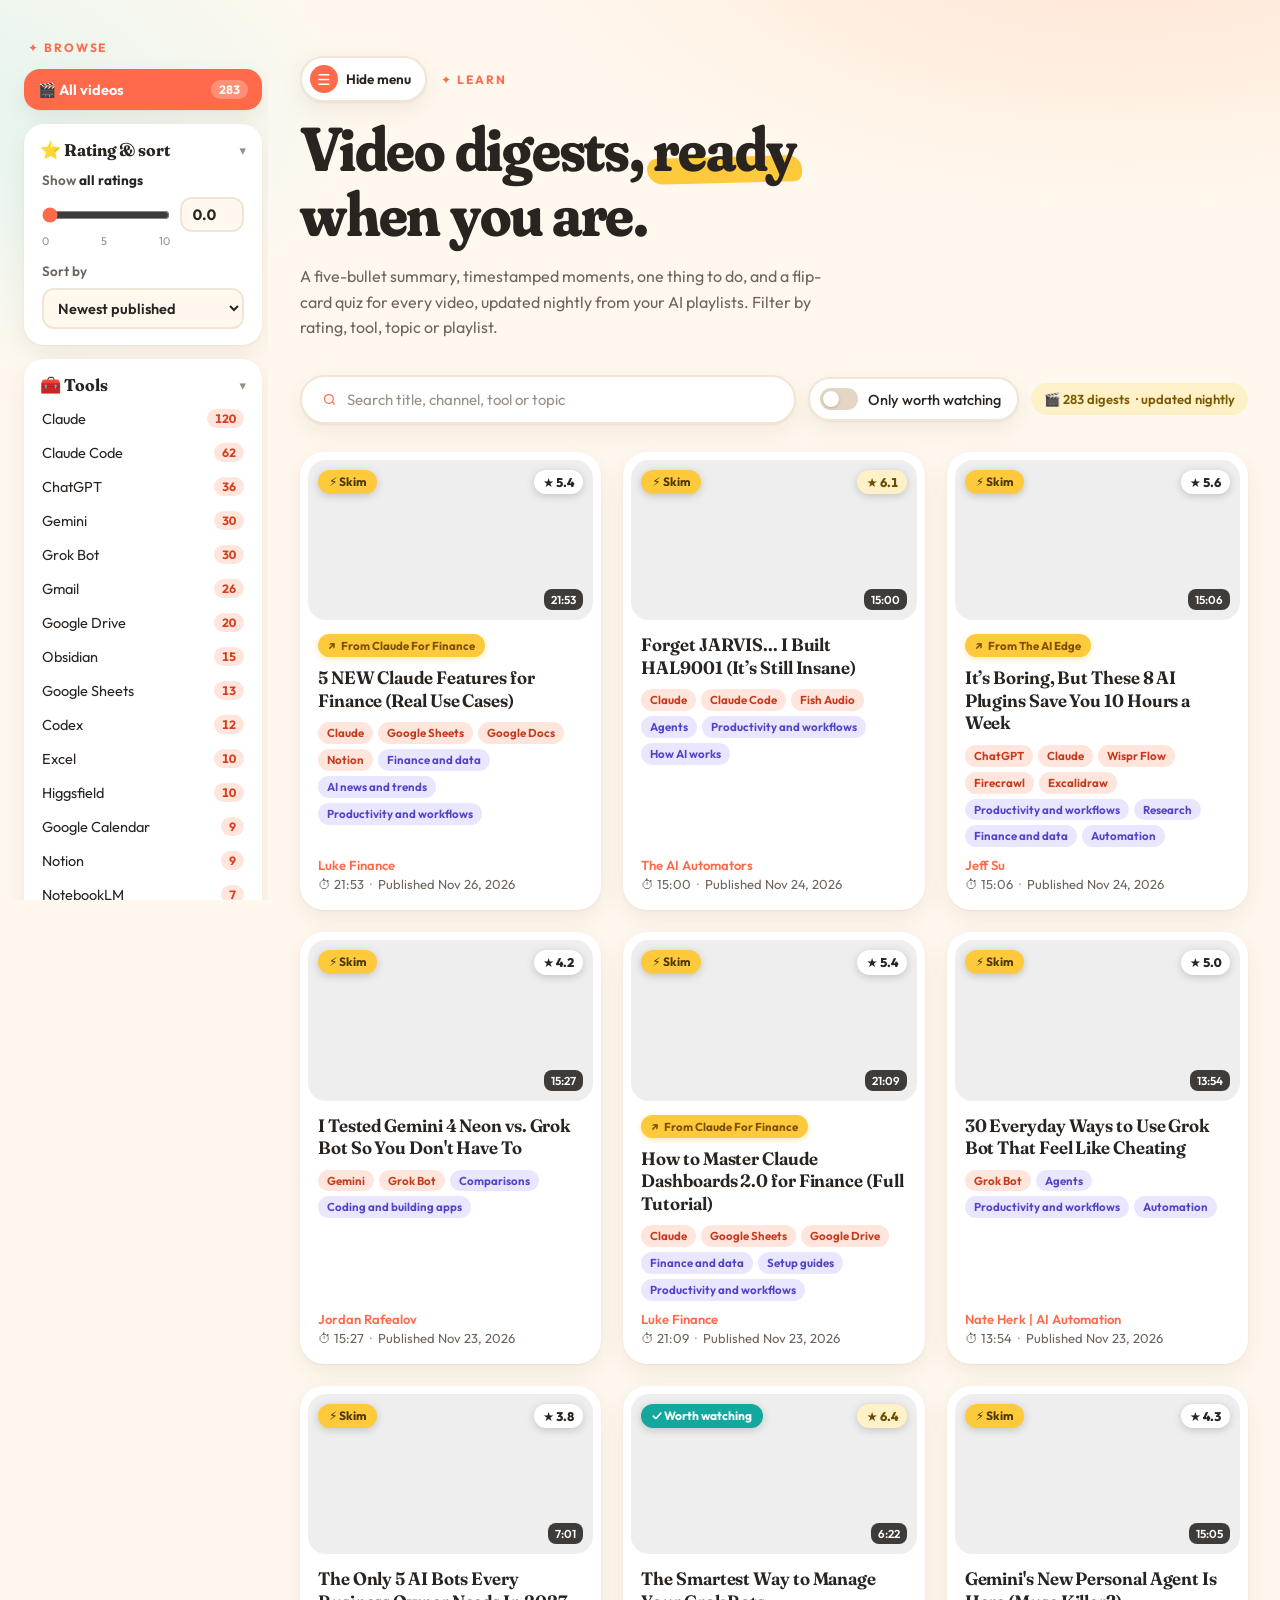
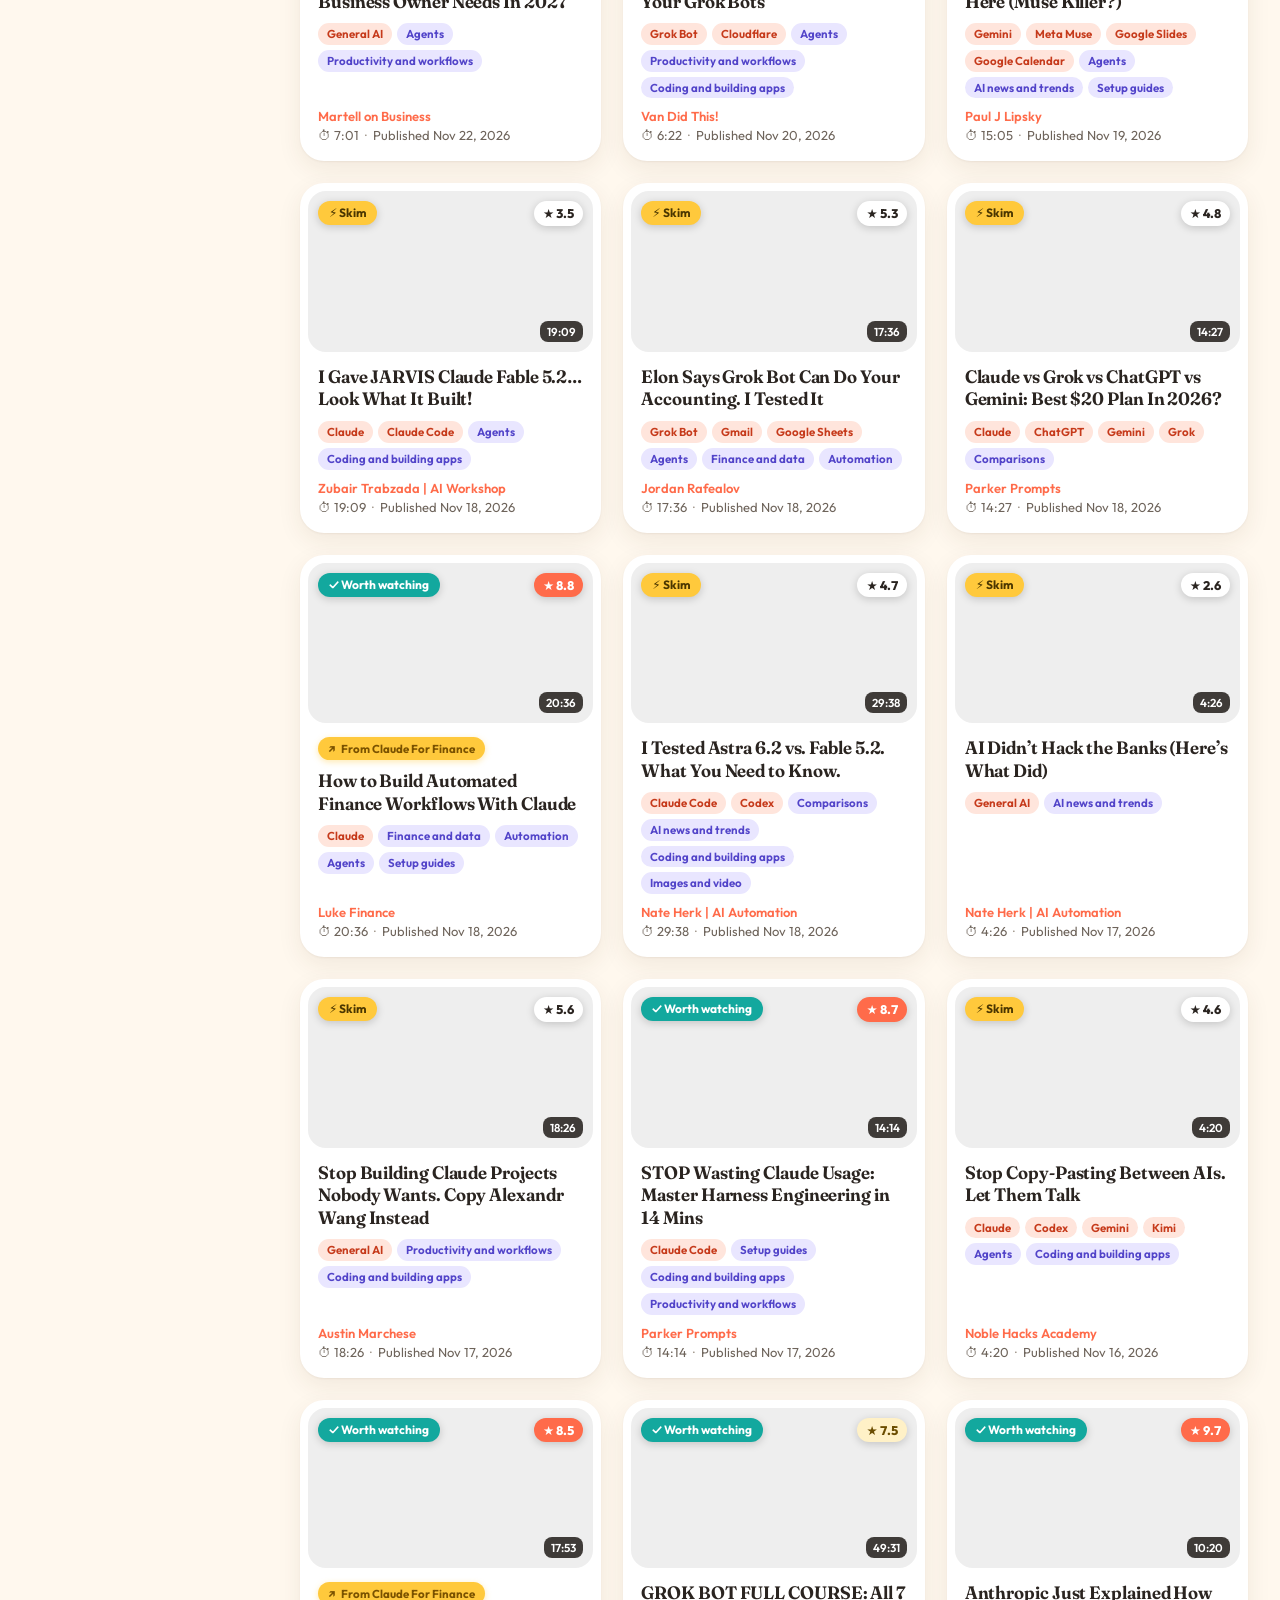
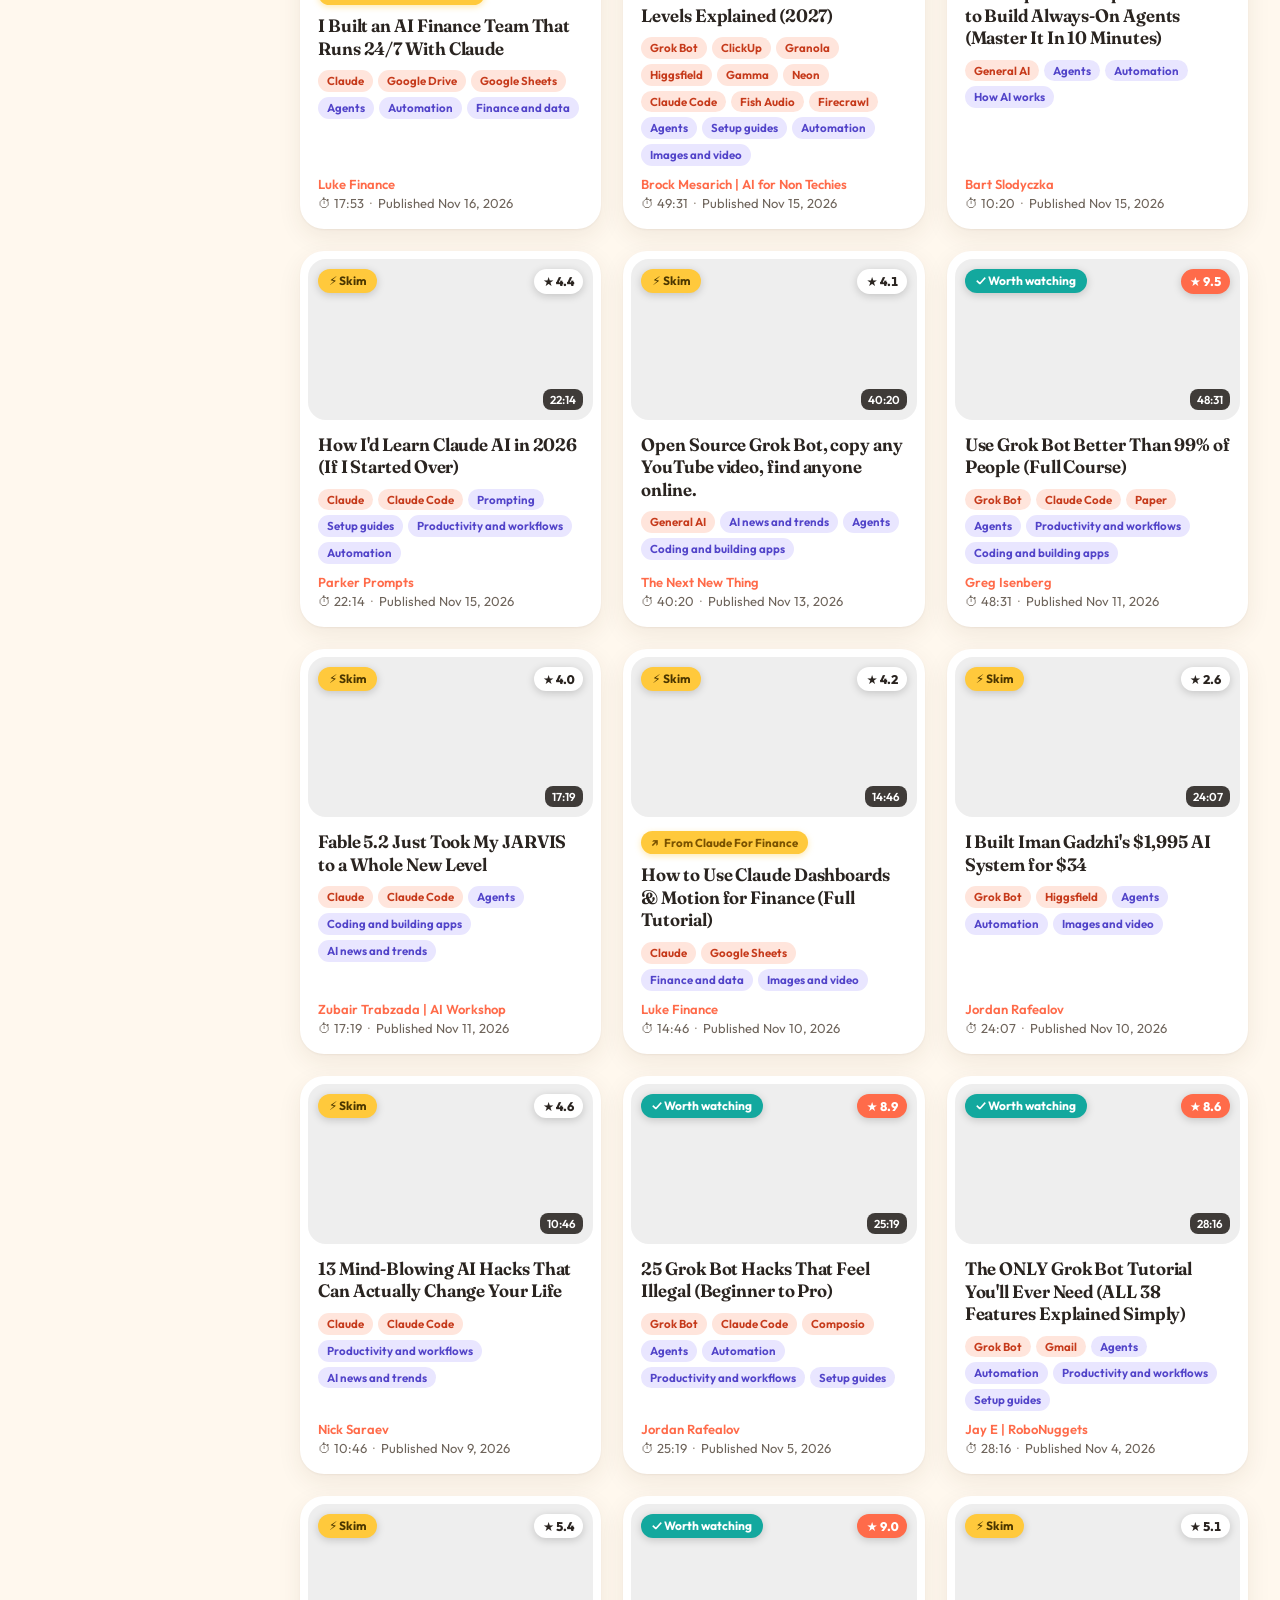
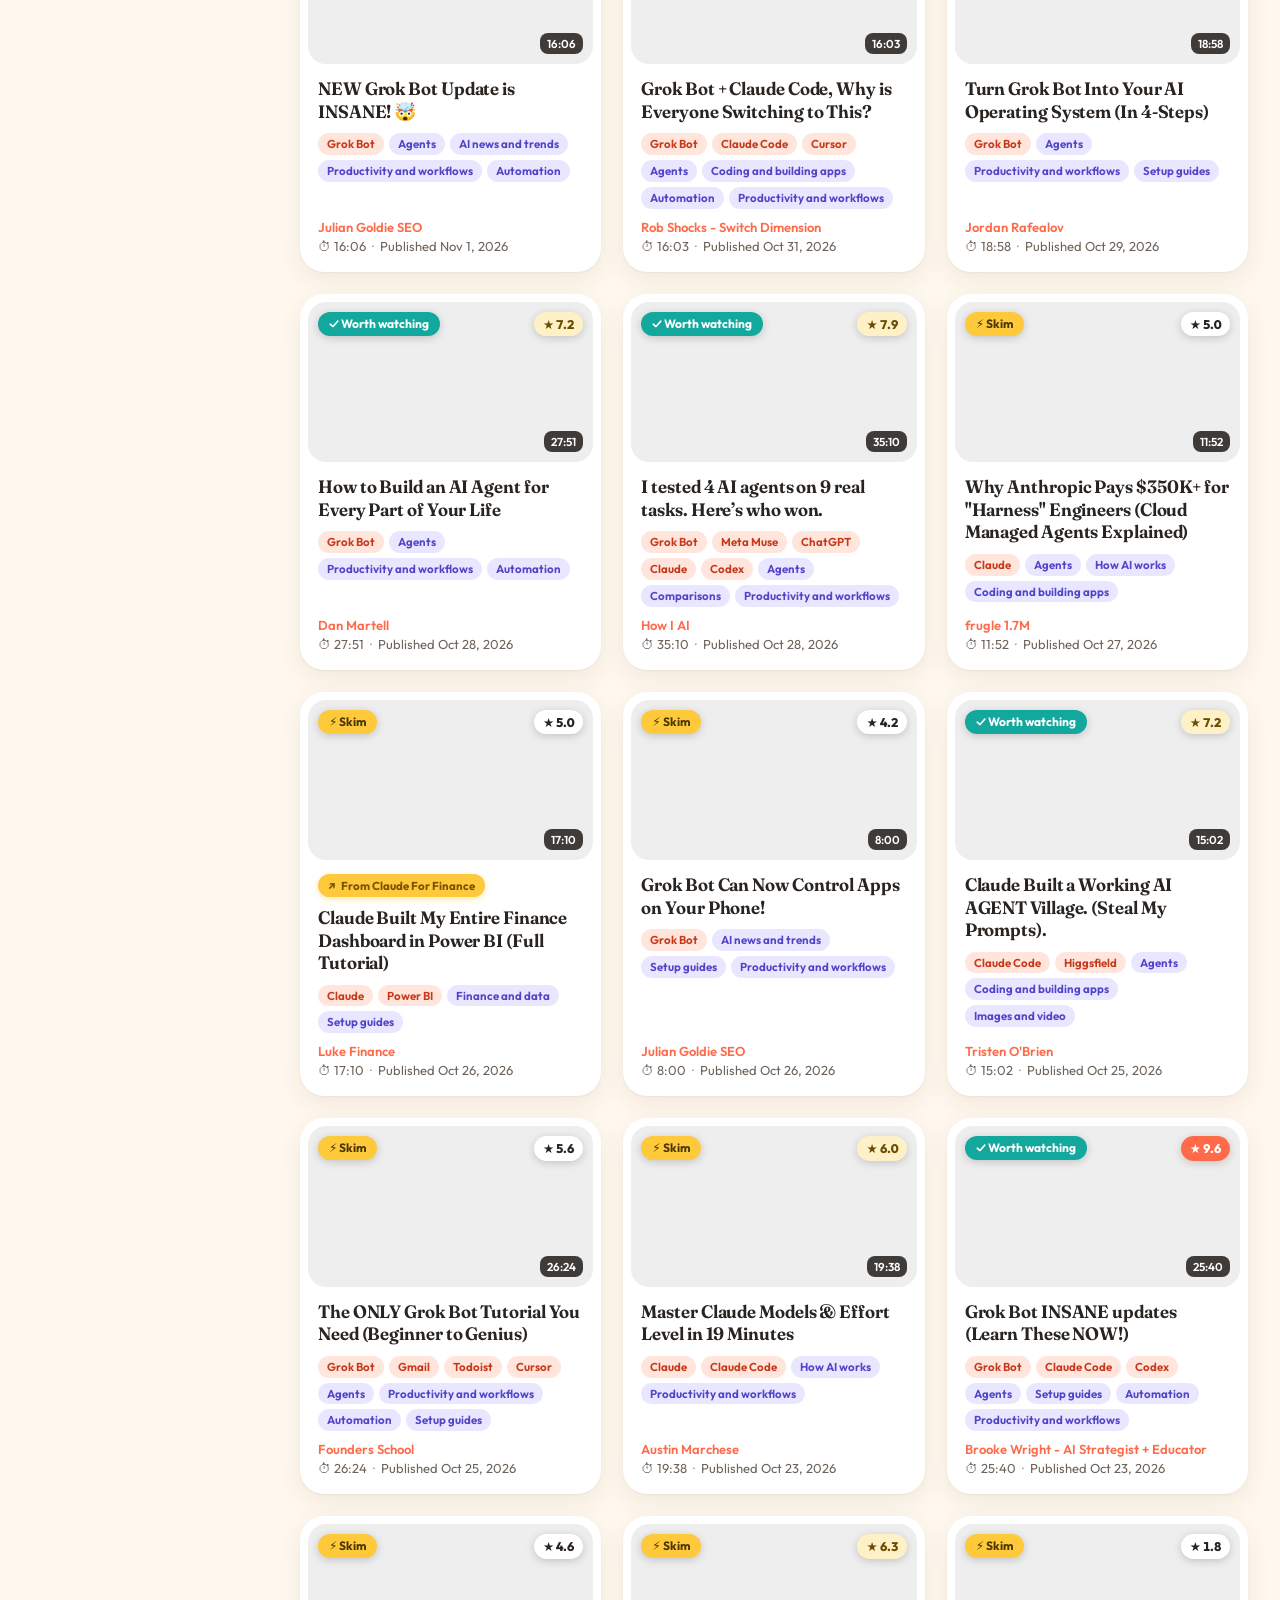
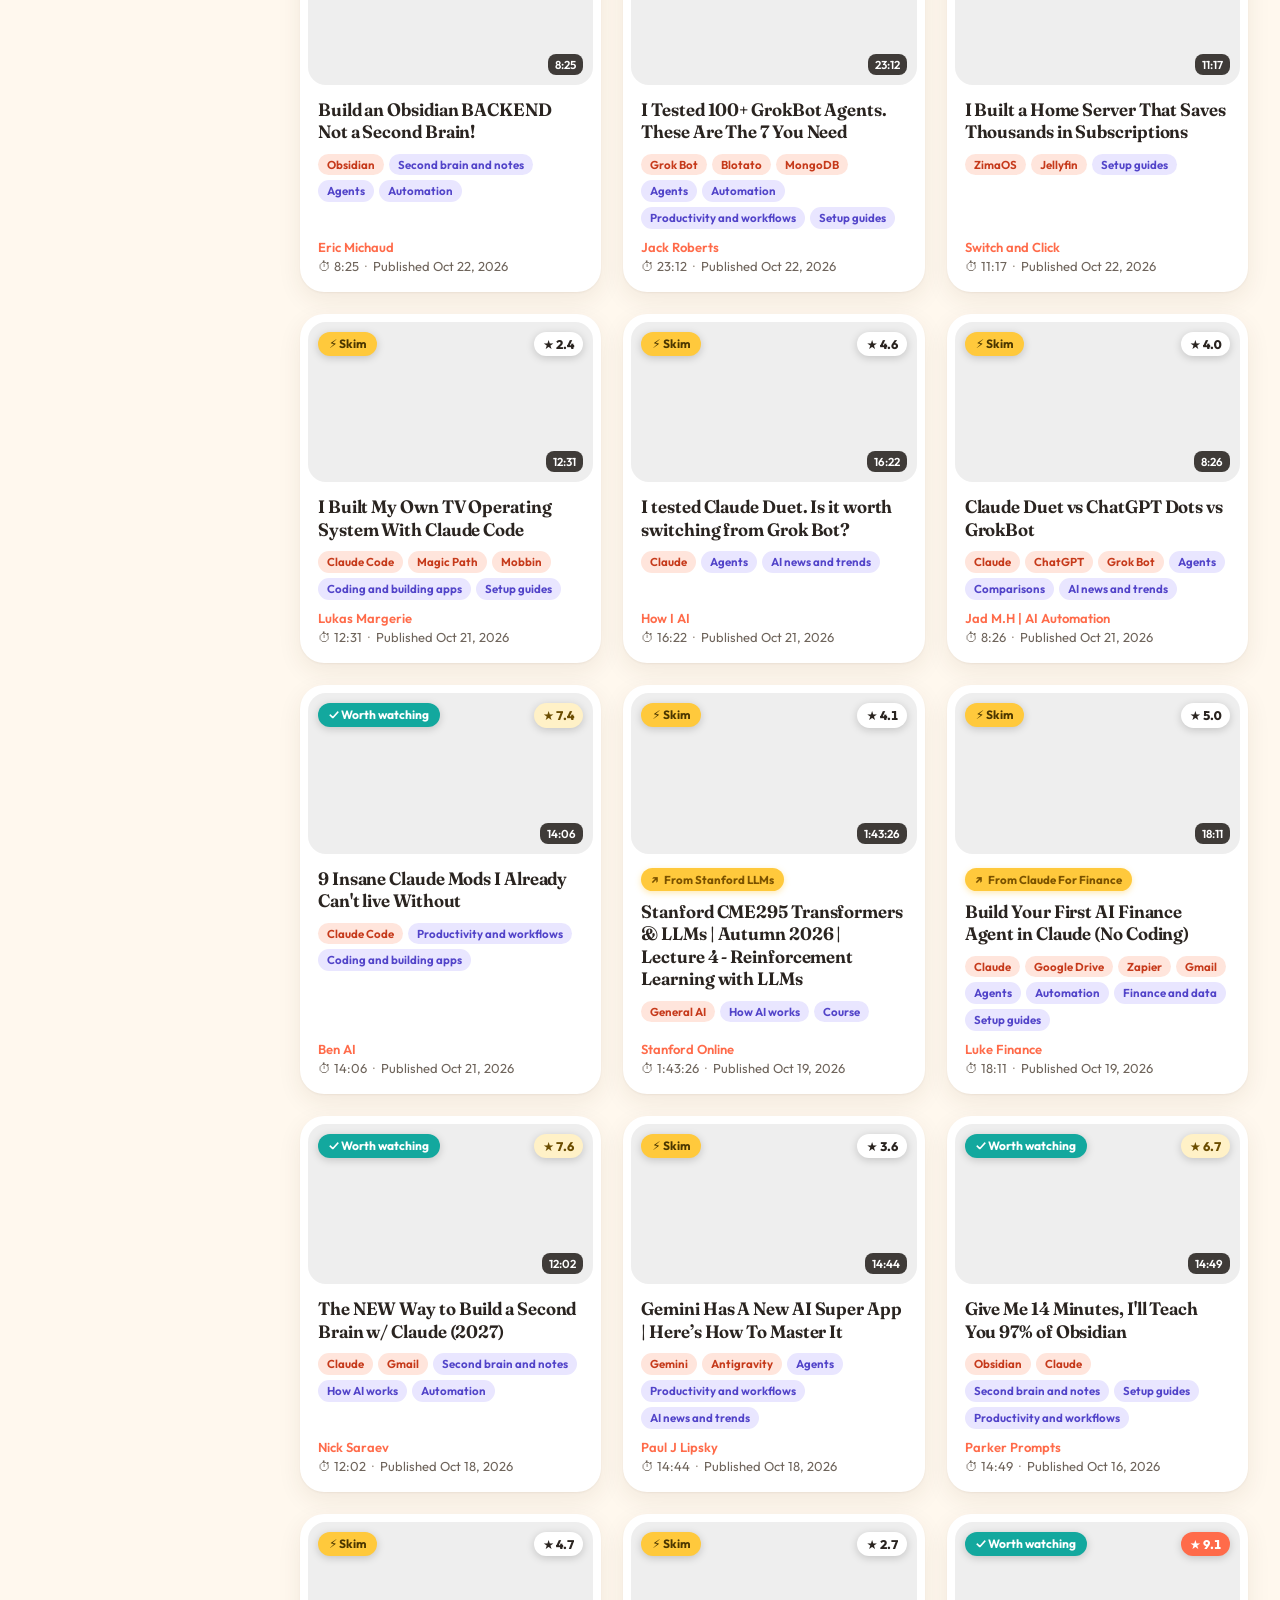
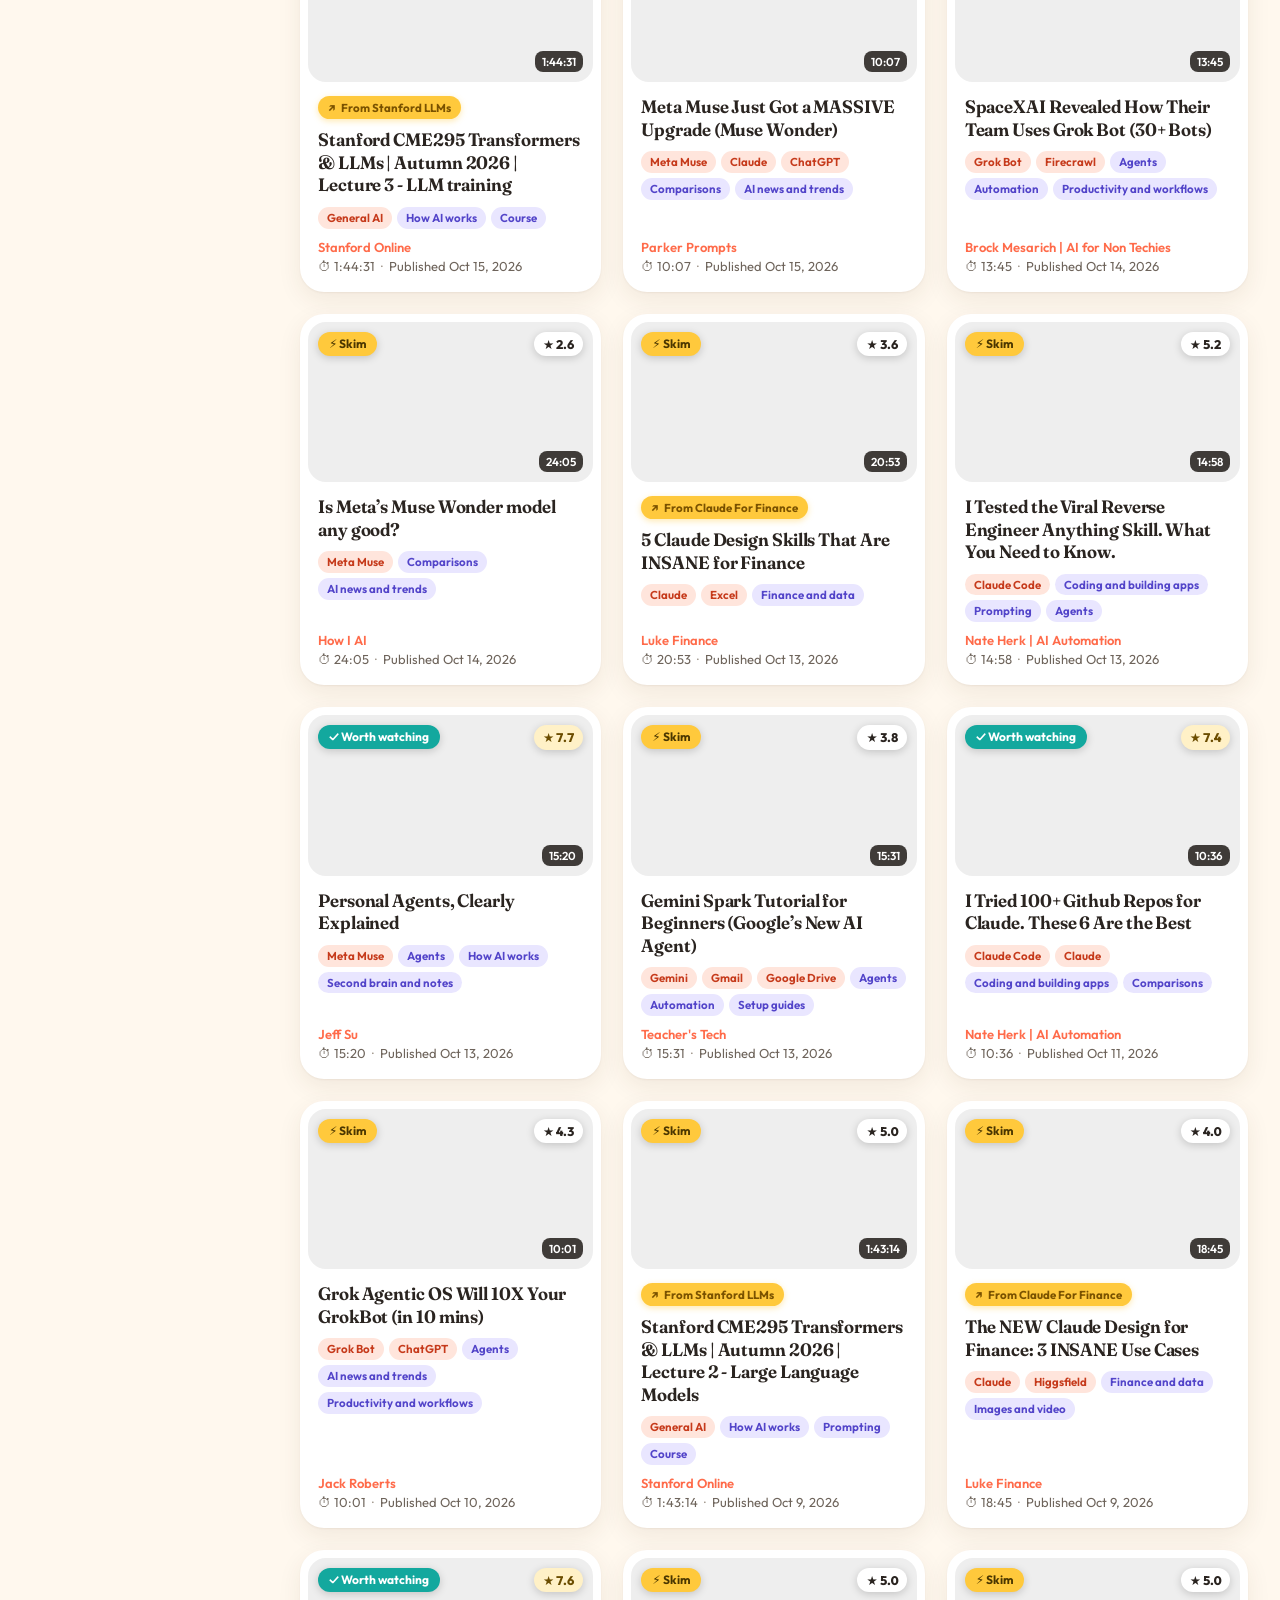
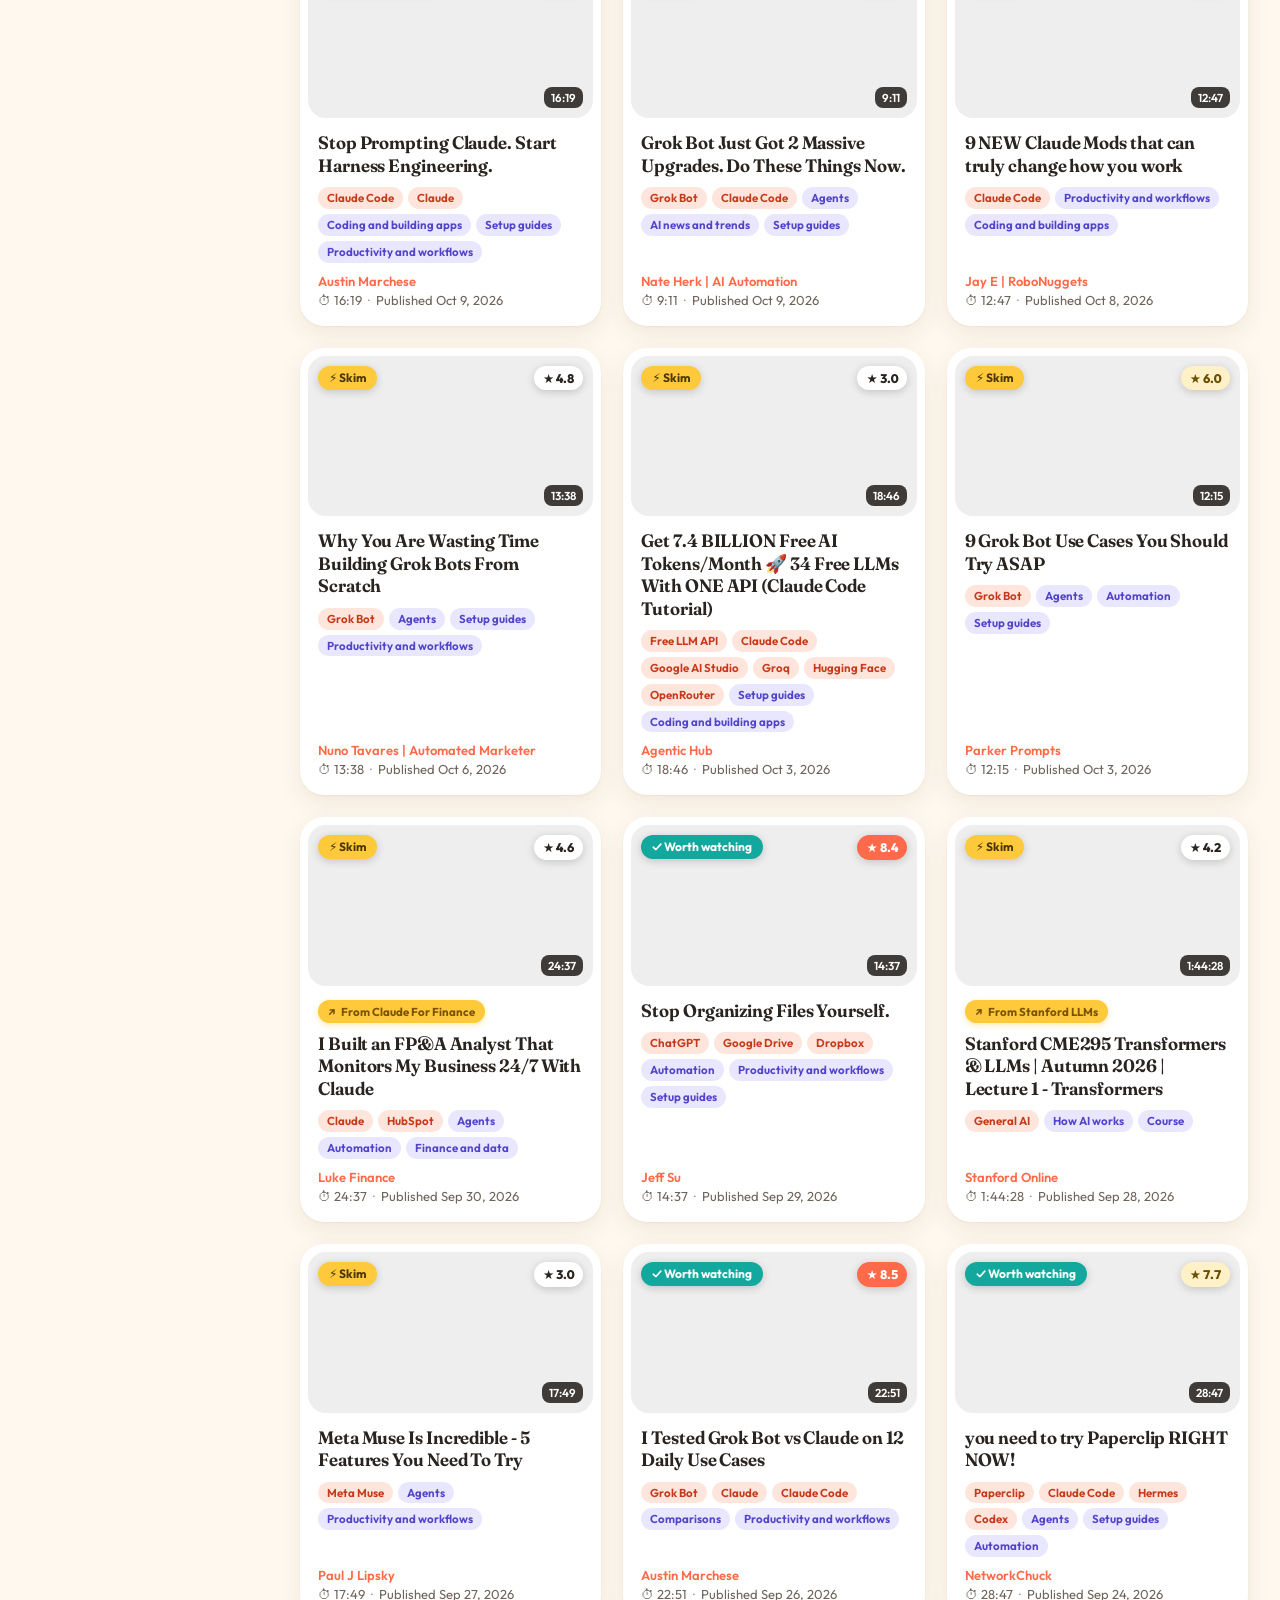
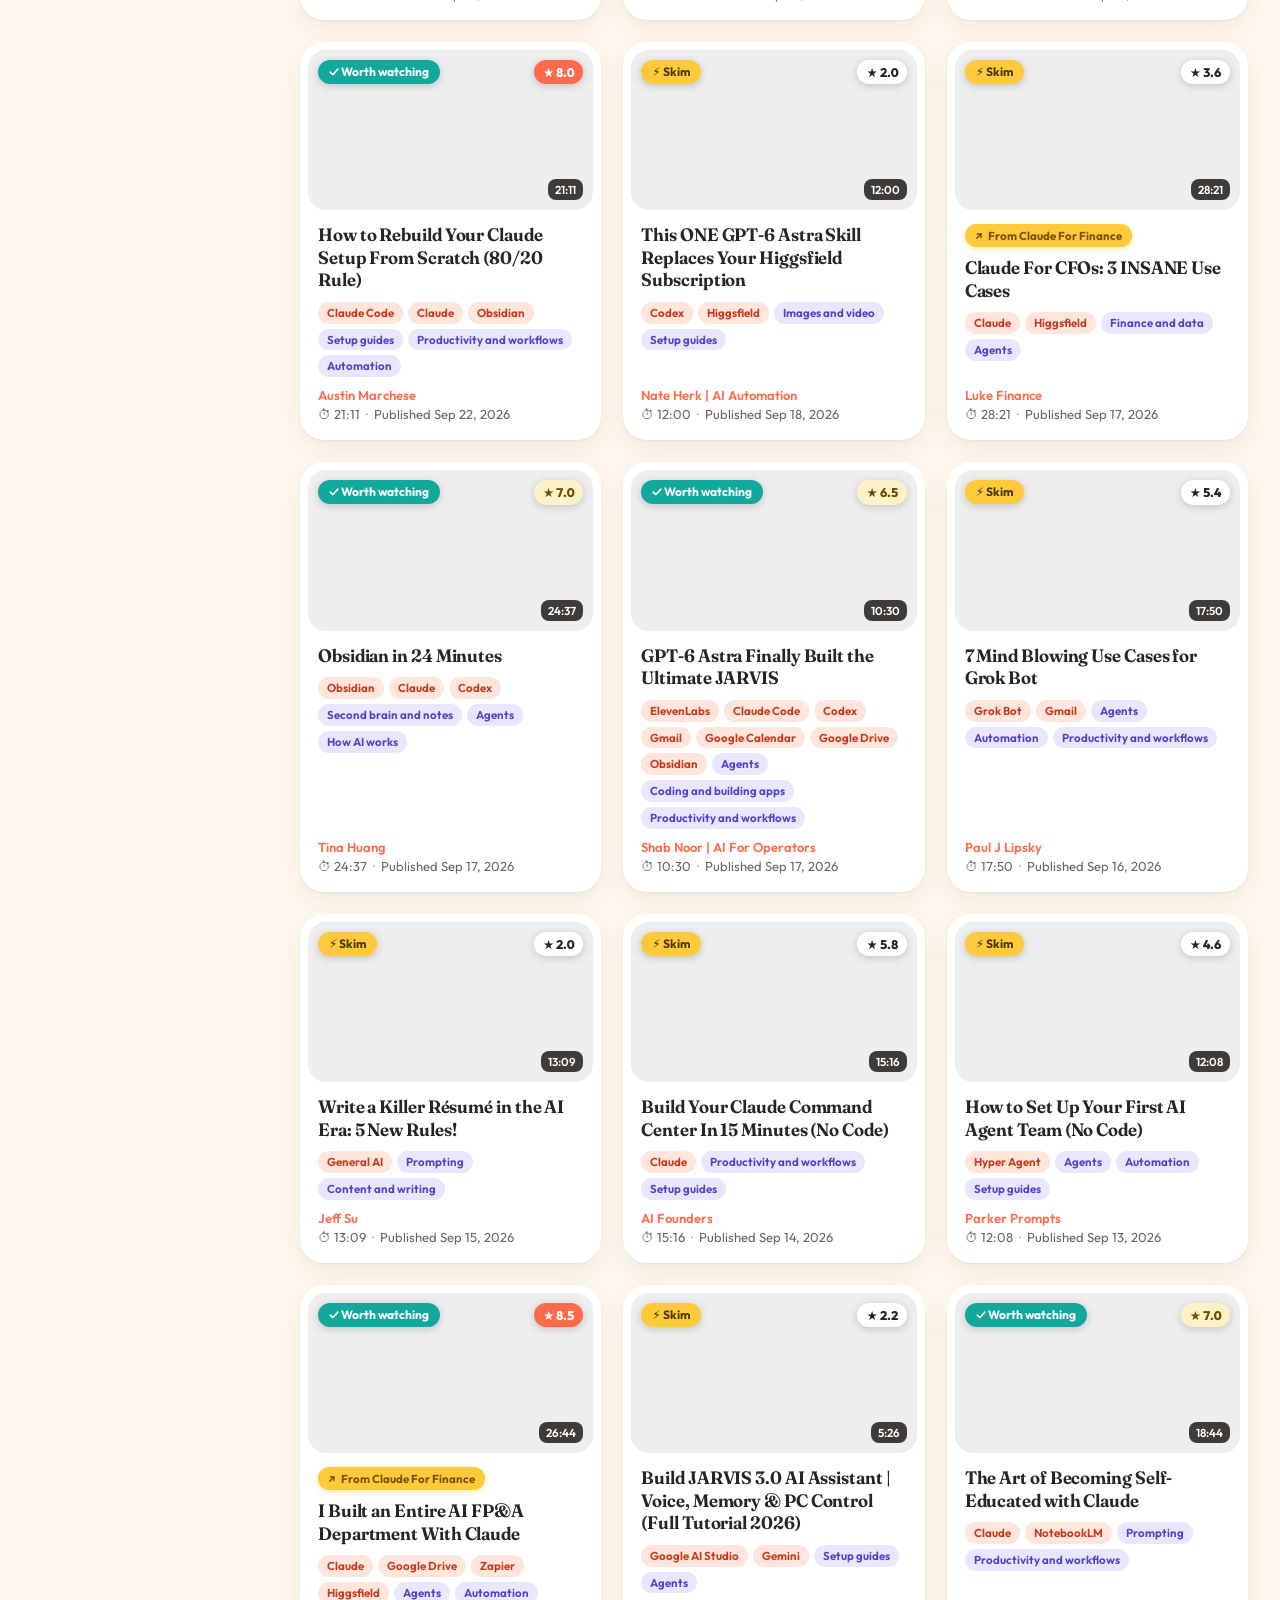
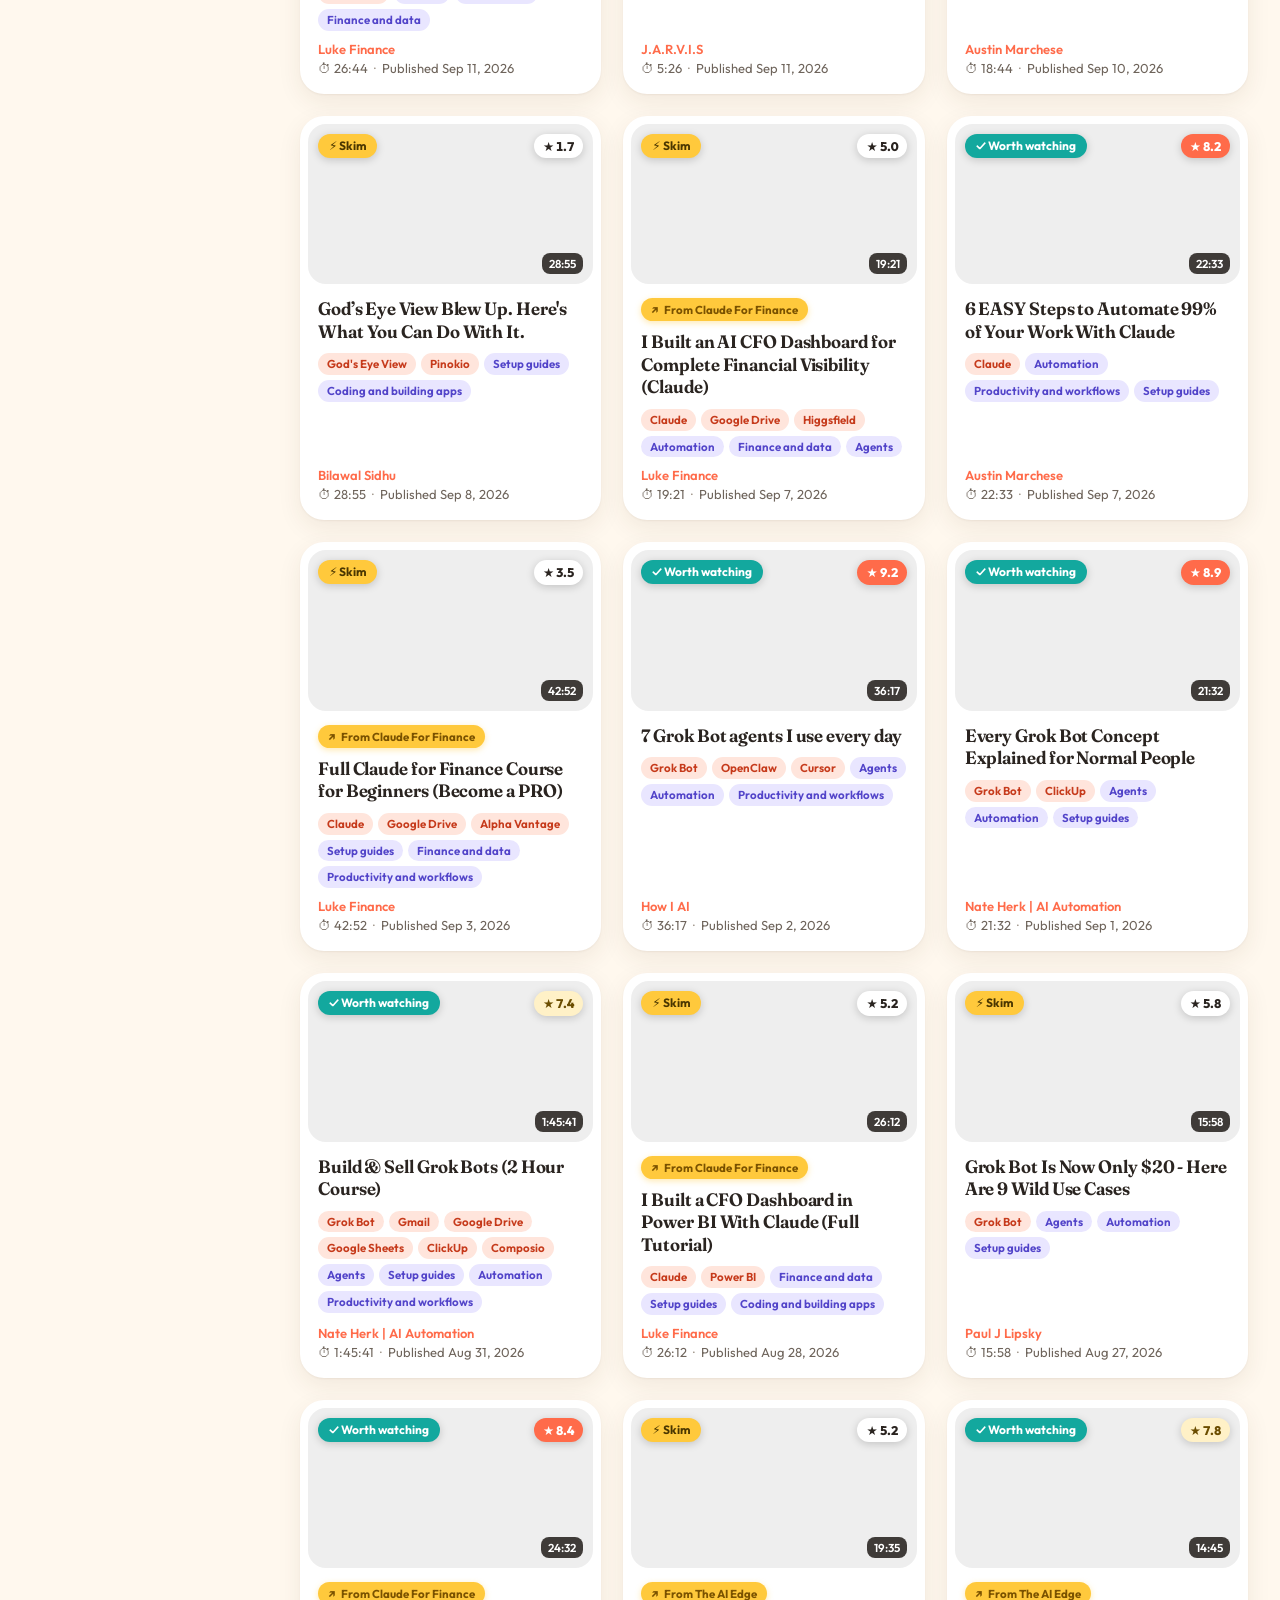
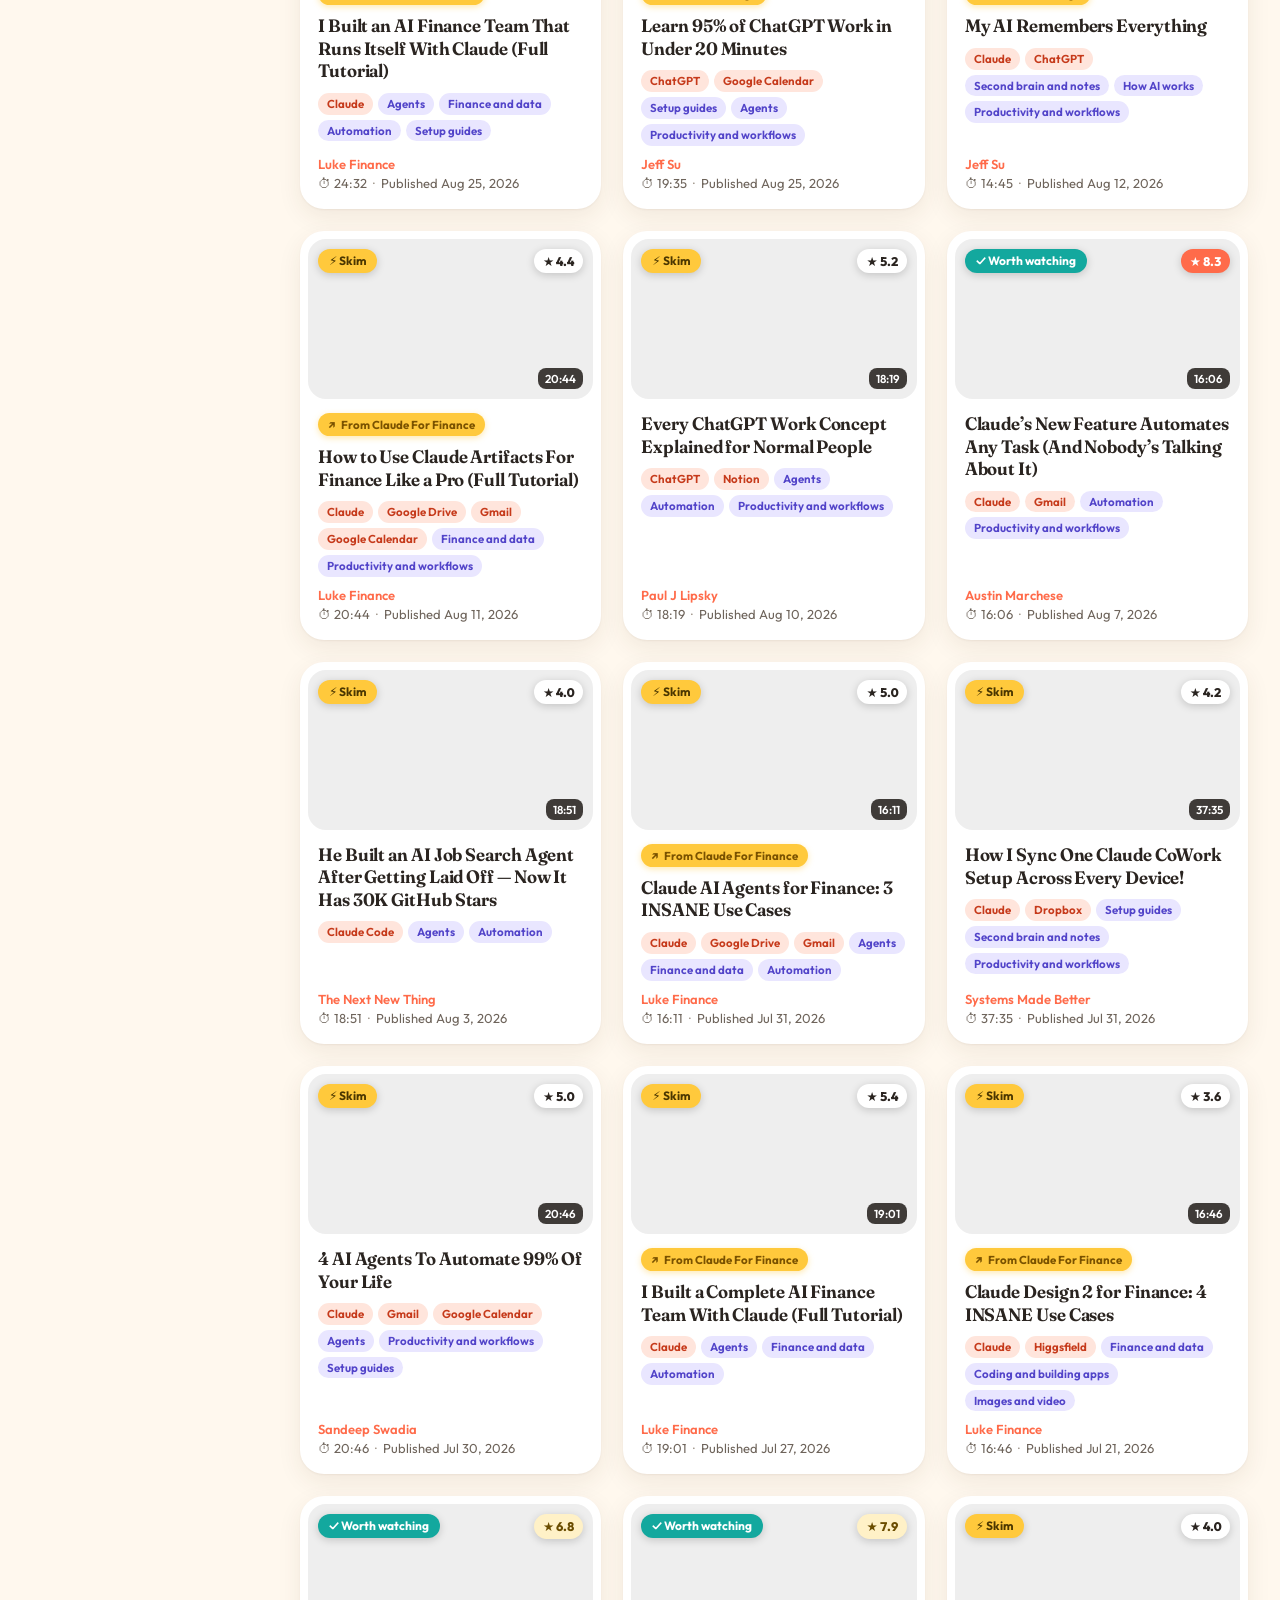
<file: index.html>
<!DOCTYPE html>
<html lang="en">
<head>
  <meta charset="utf-8">
  <title>Learn · Video digests</title>
  <link rel="canonical" href="learn/">
  <meta http-equiv="refresh" content="0; url=learn/">
  <script>location.replace("learn/");</script>
  <style>
    body { margin: 0; min-height: 100vh; display: grid; place-items: center; background: #fff8ee; color: #2a2420; font-family: Georgia, serif; }
    a { color: #ff6b4a; }
  </style>
</head>
<body>
  <p><a href="learn/">Video digests</a></p>
</body>
</html>
</file>
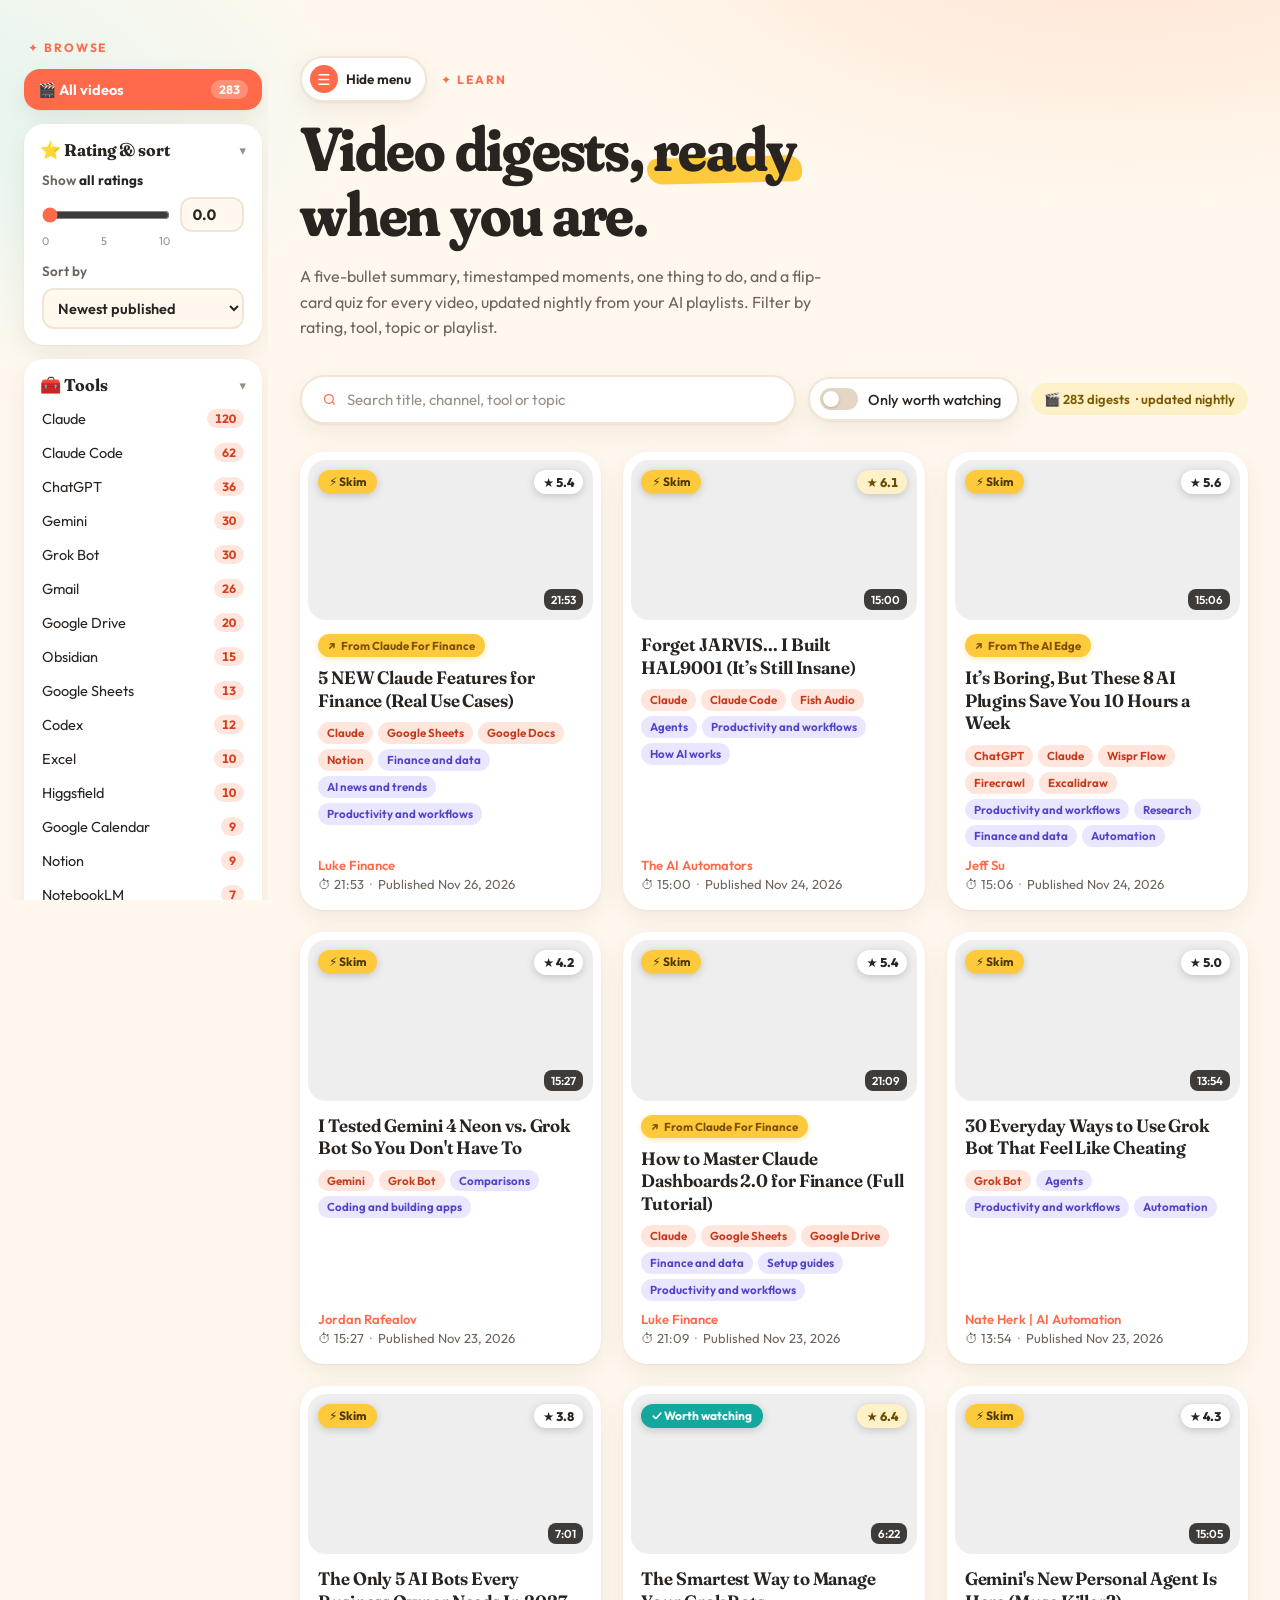
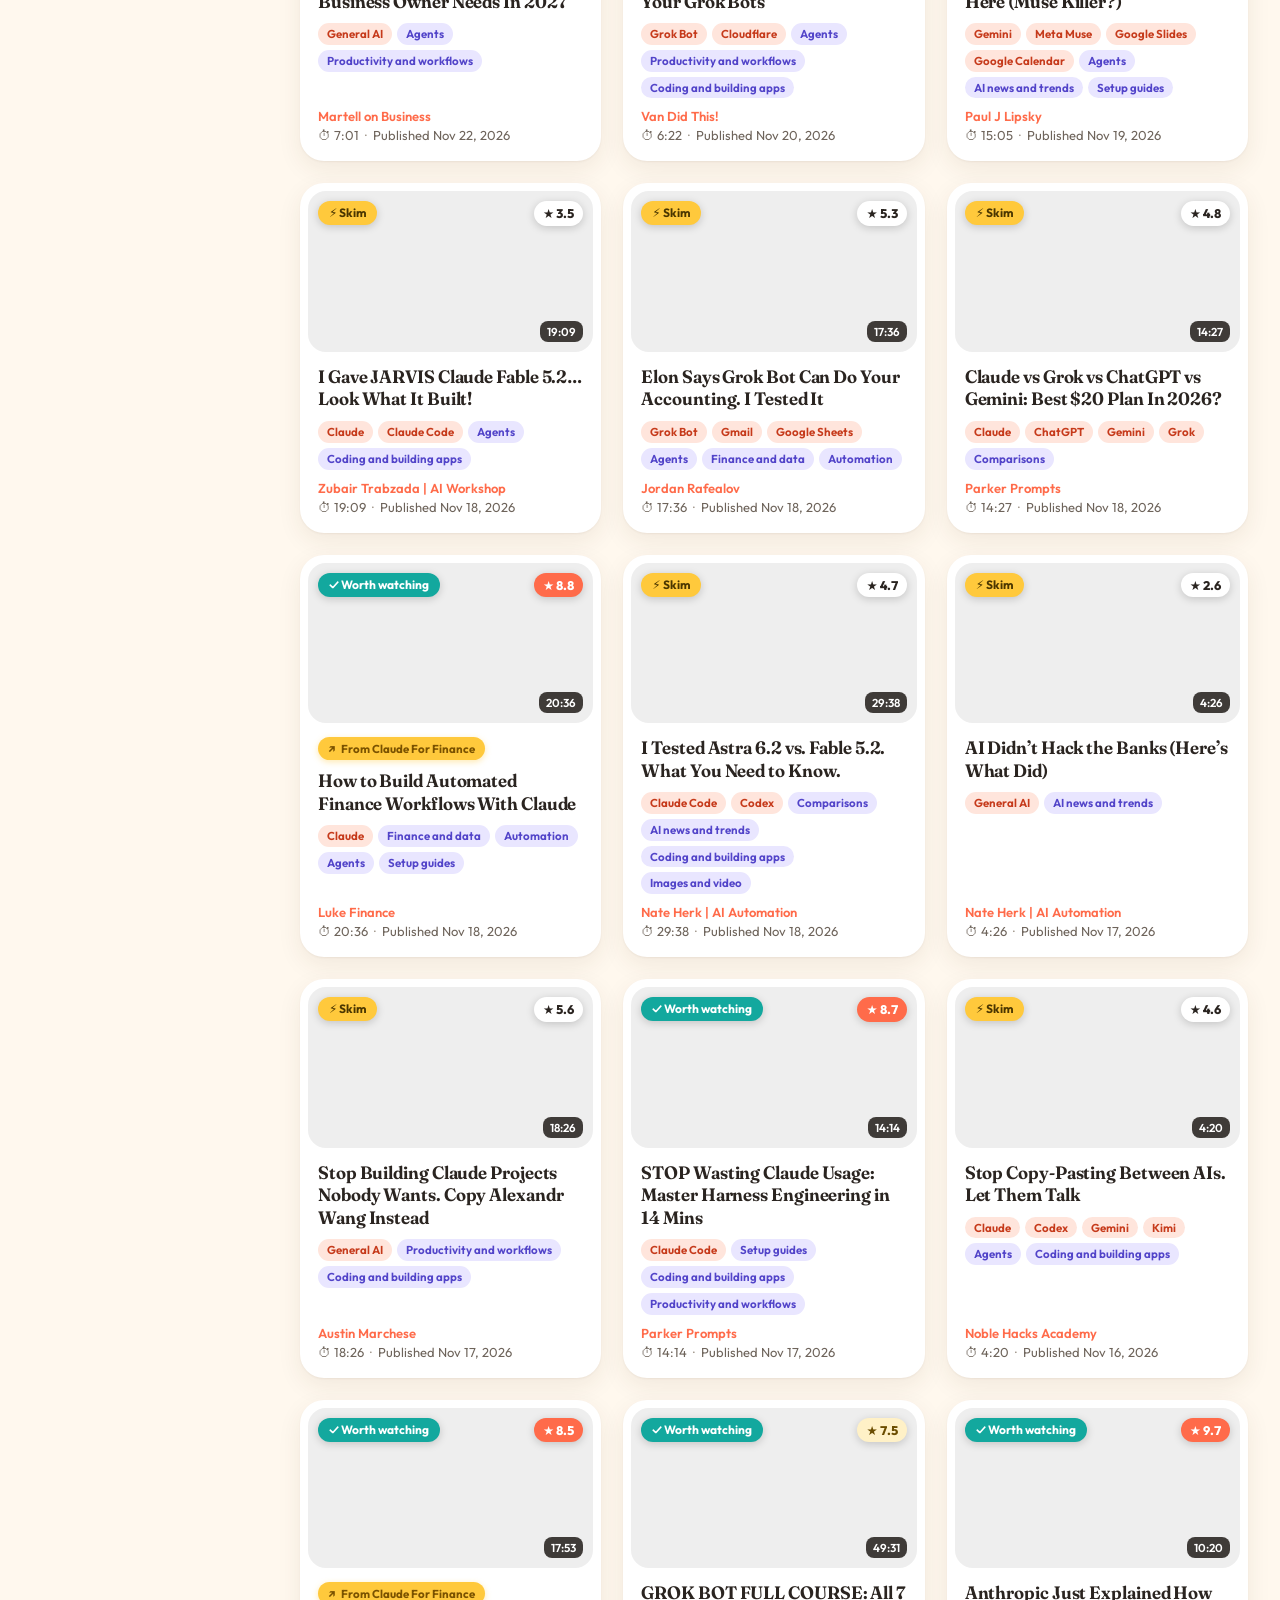
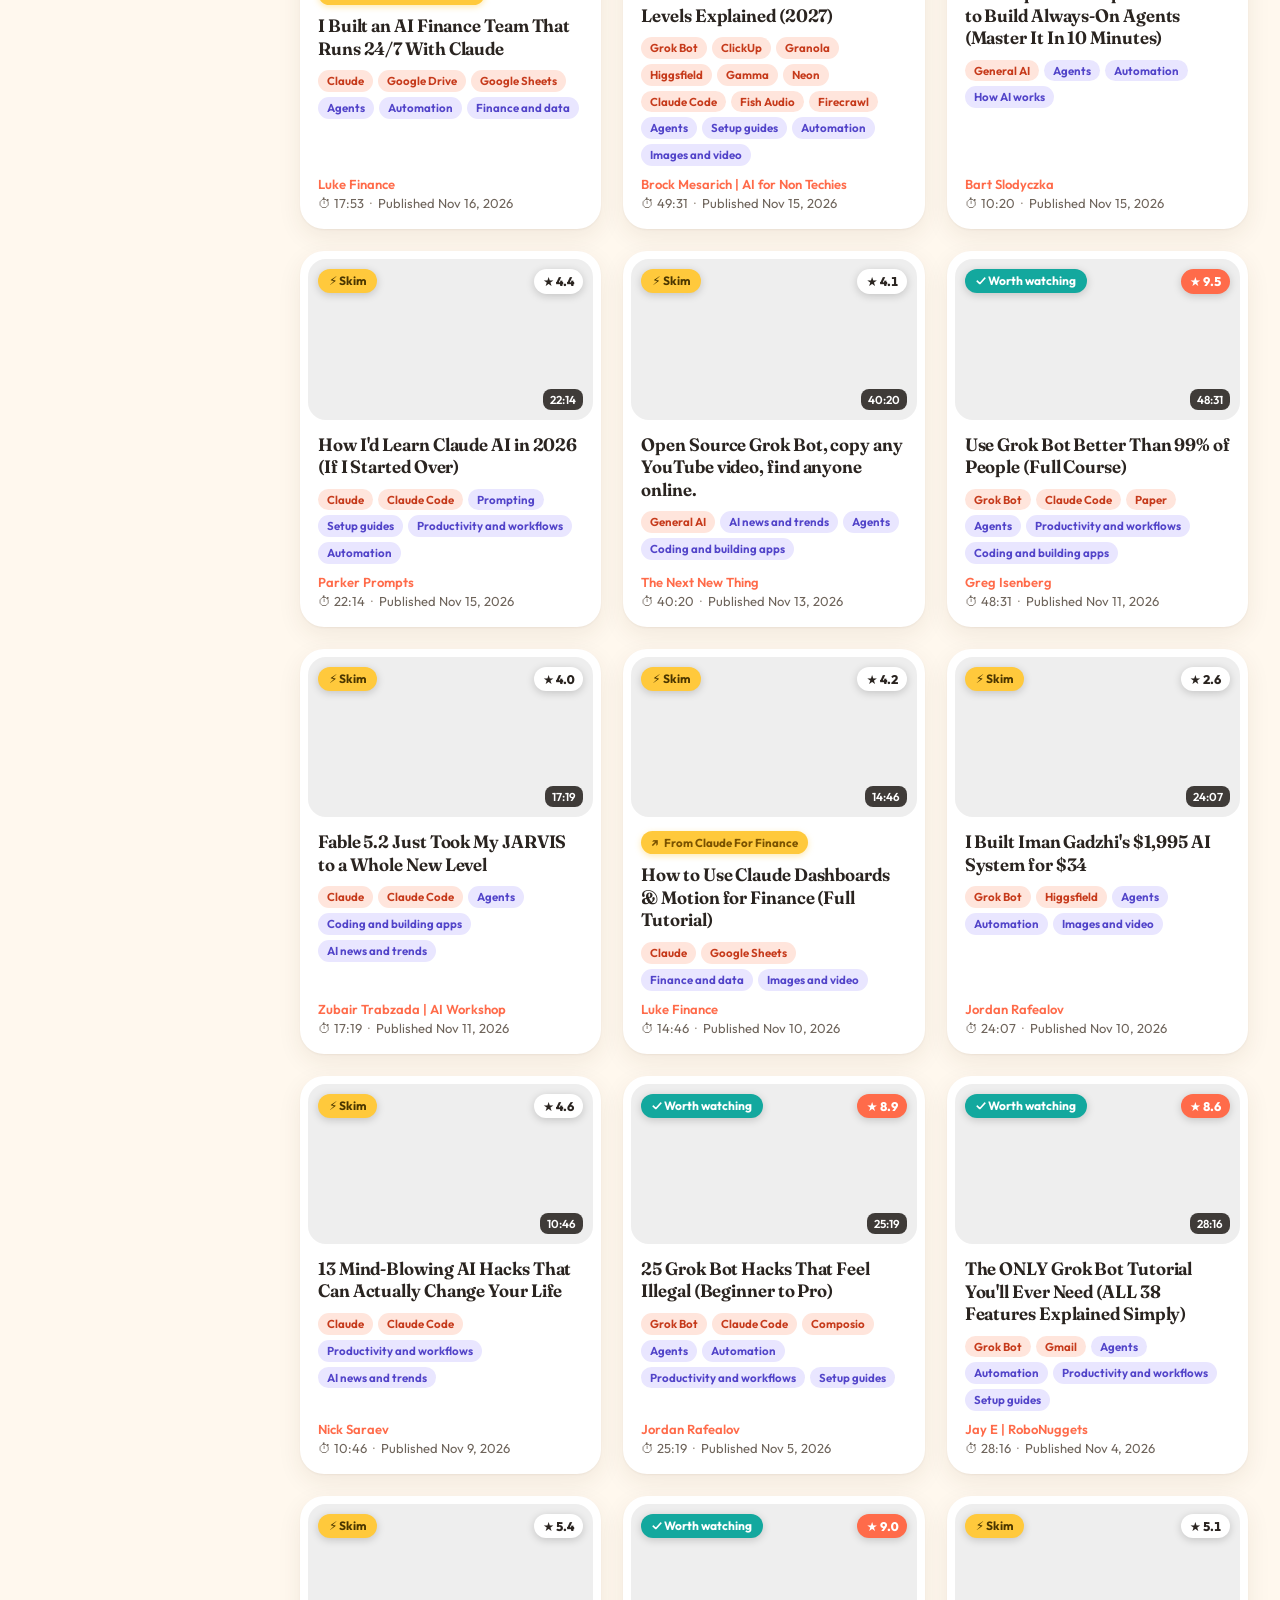
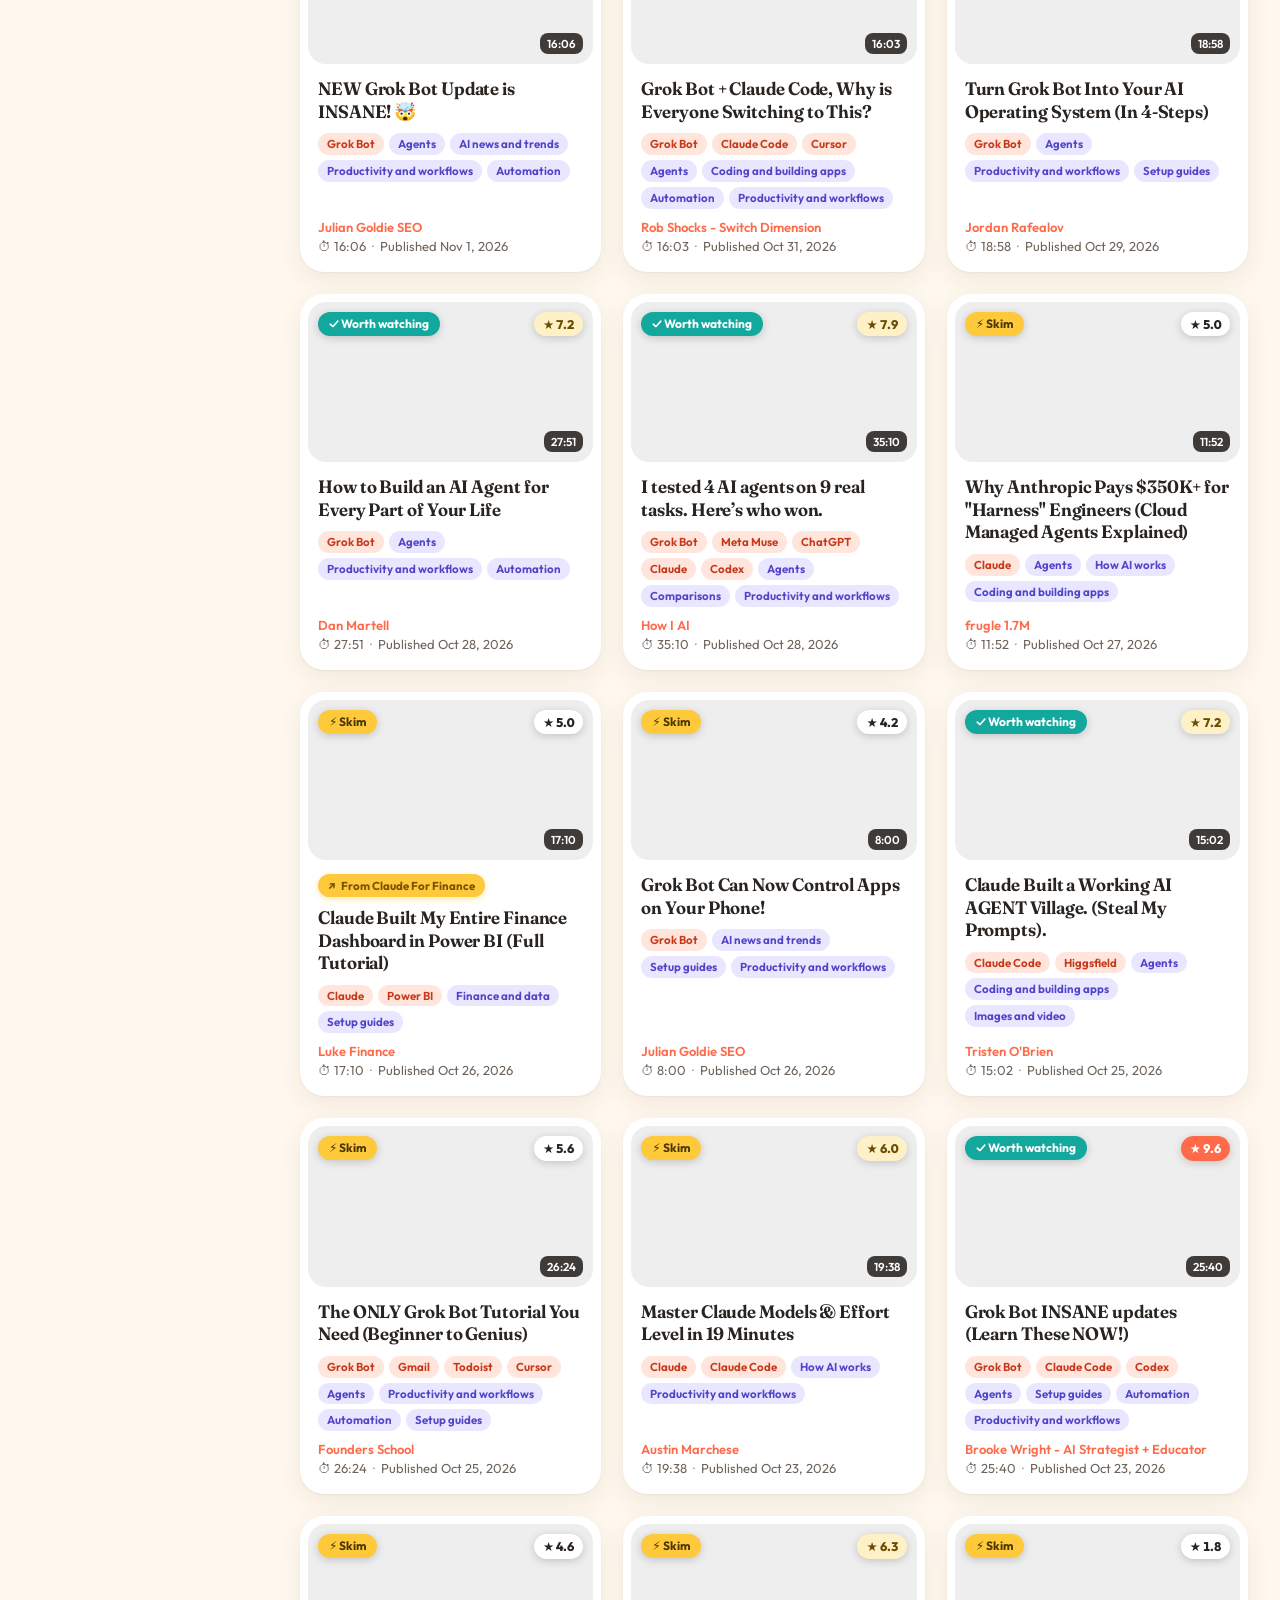
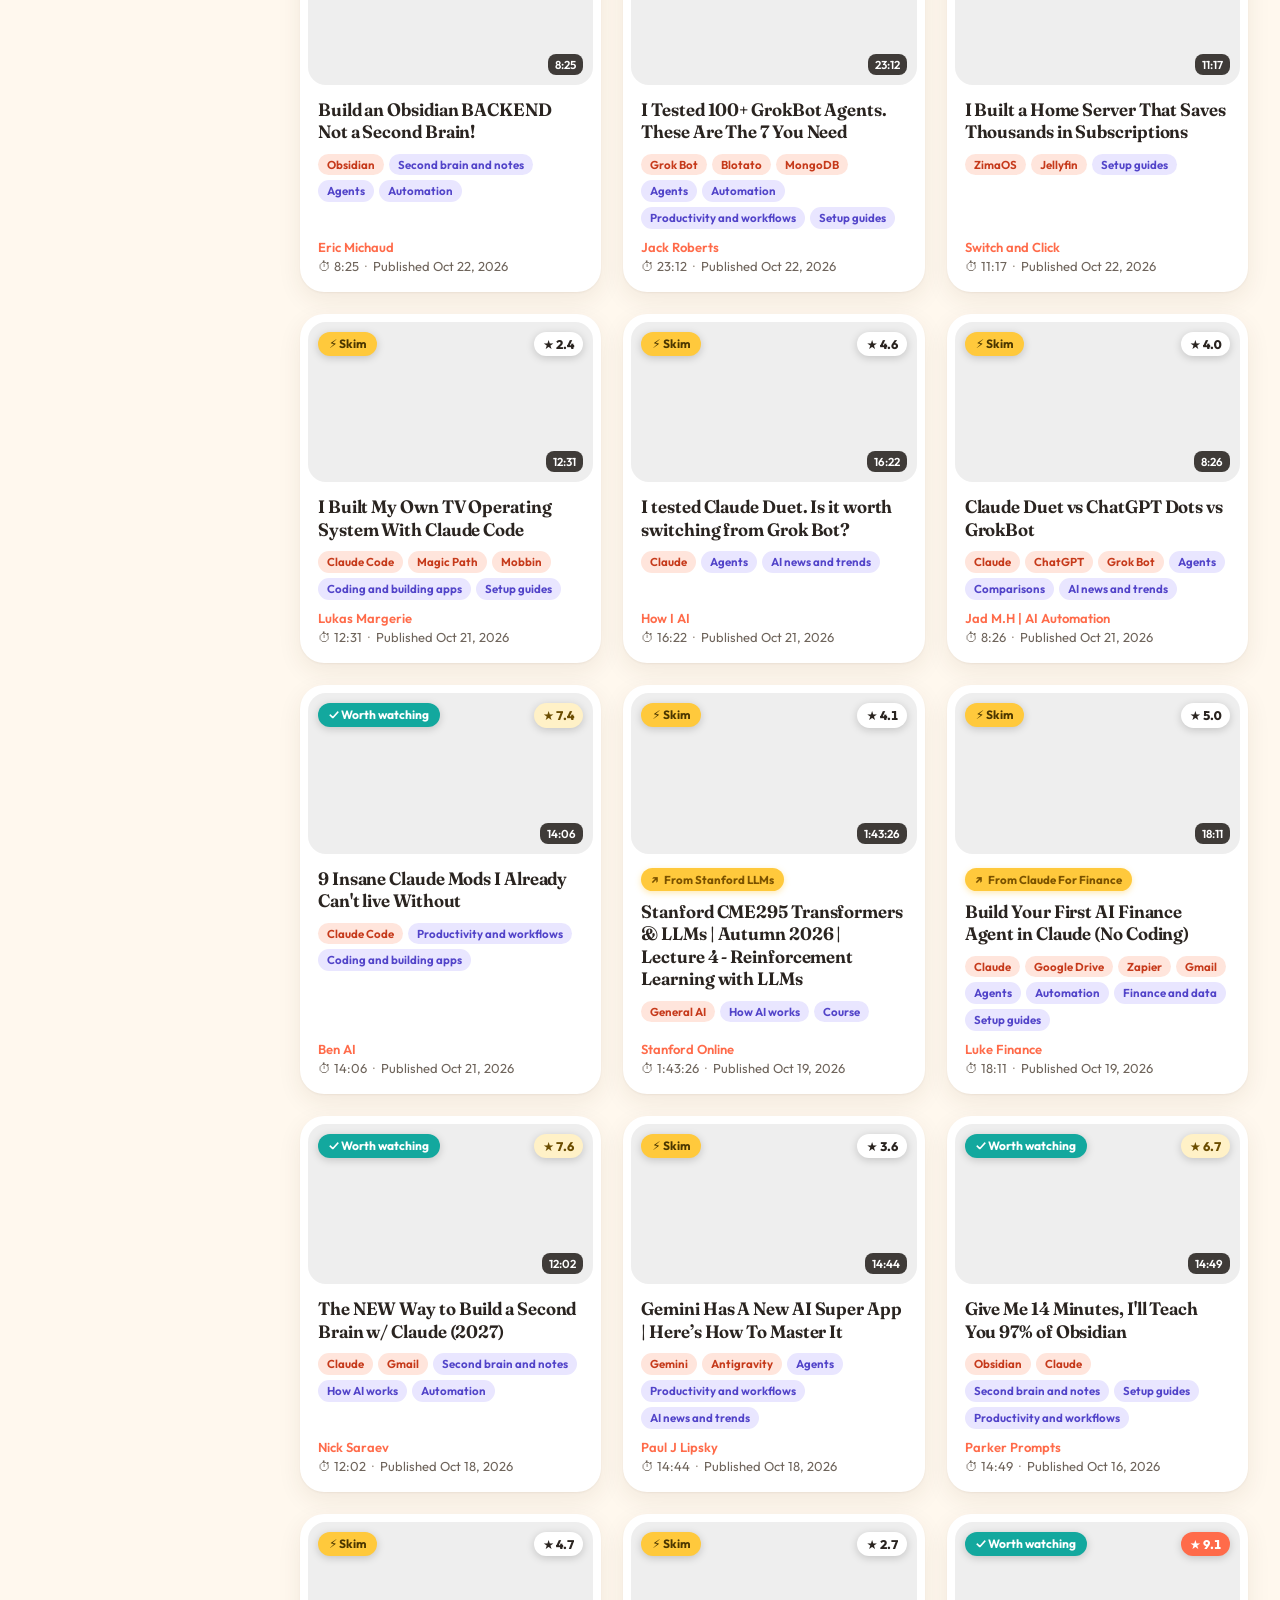
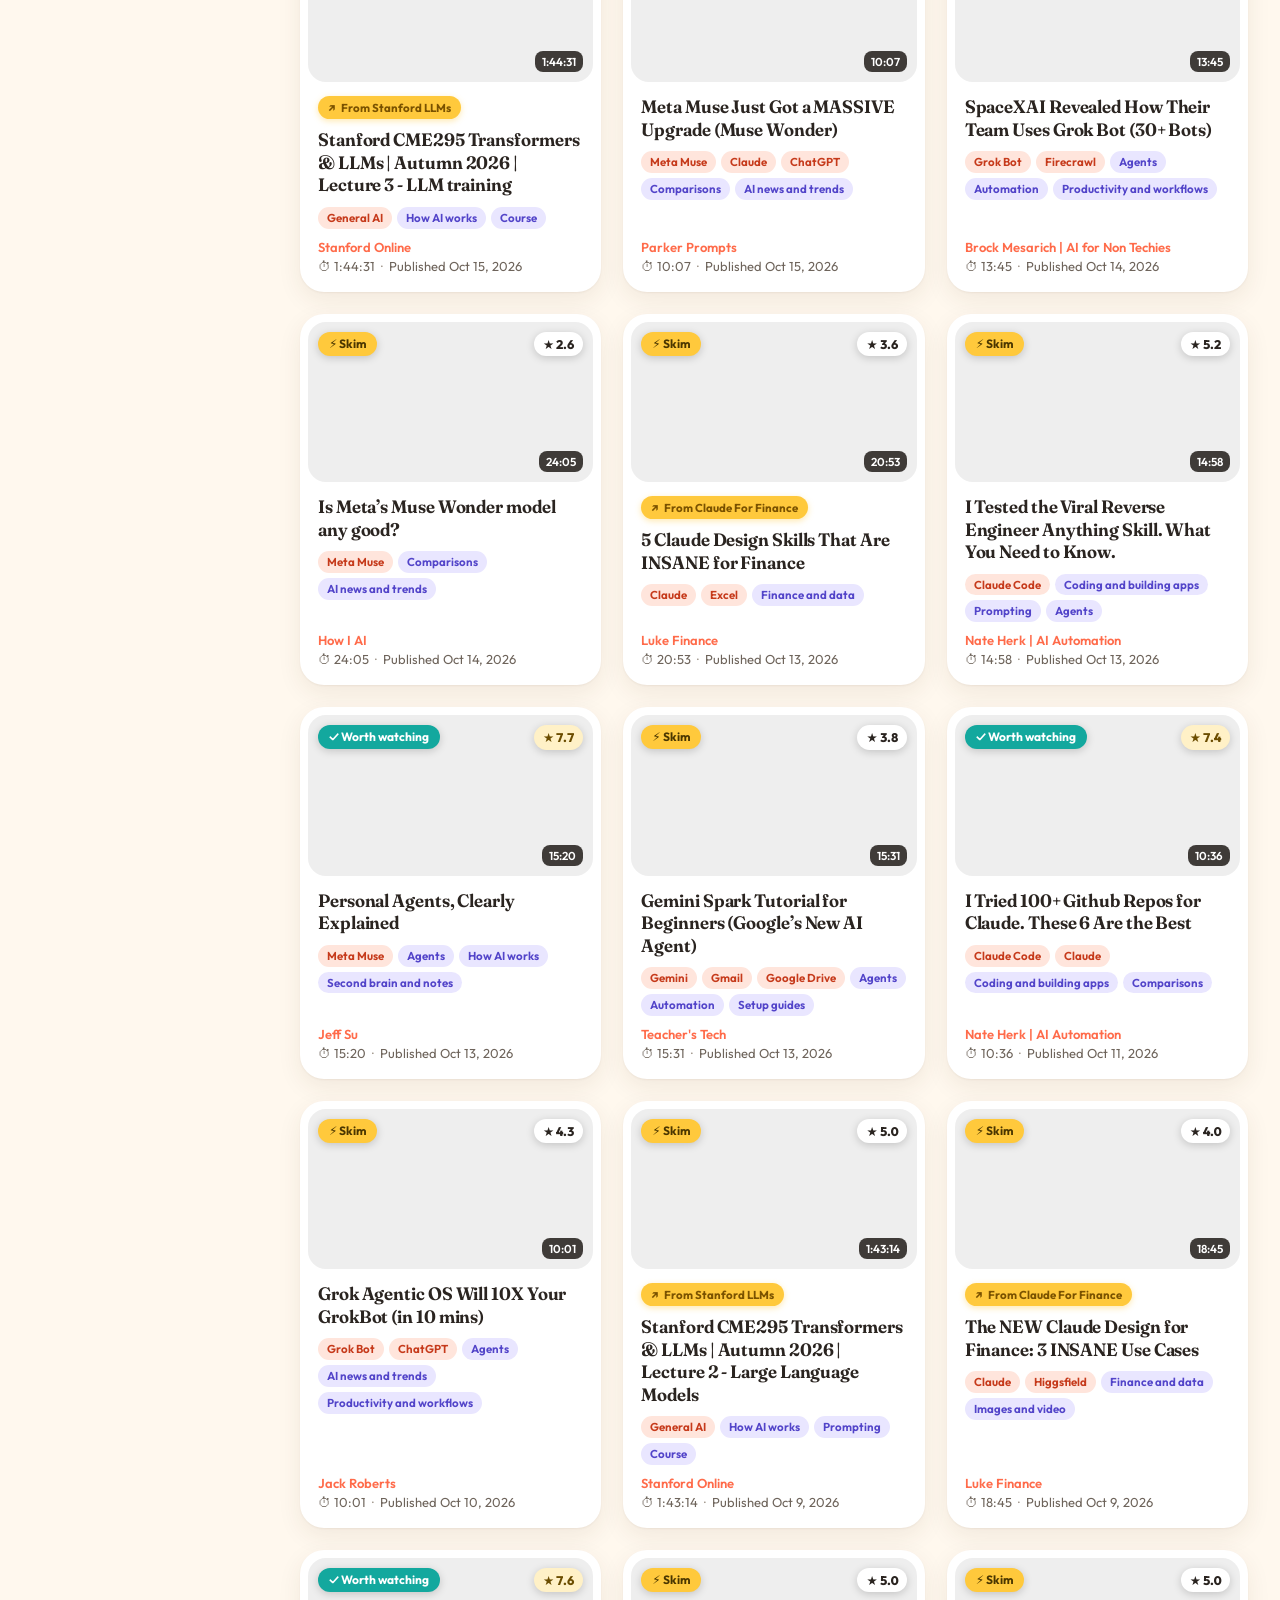
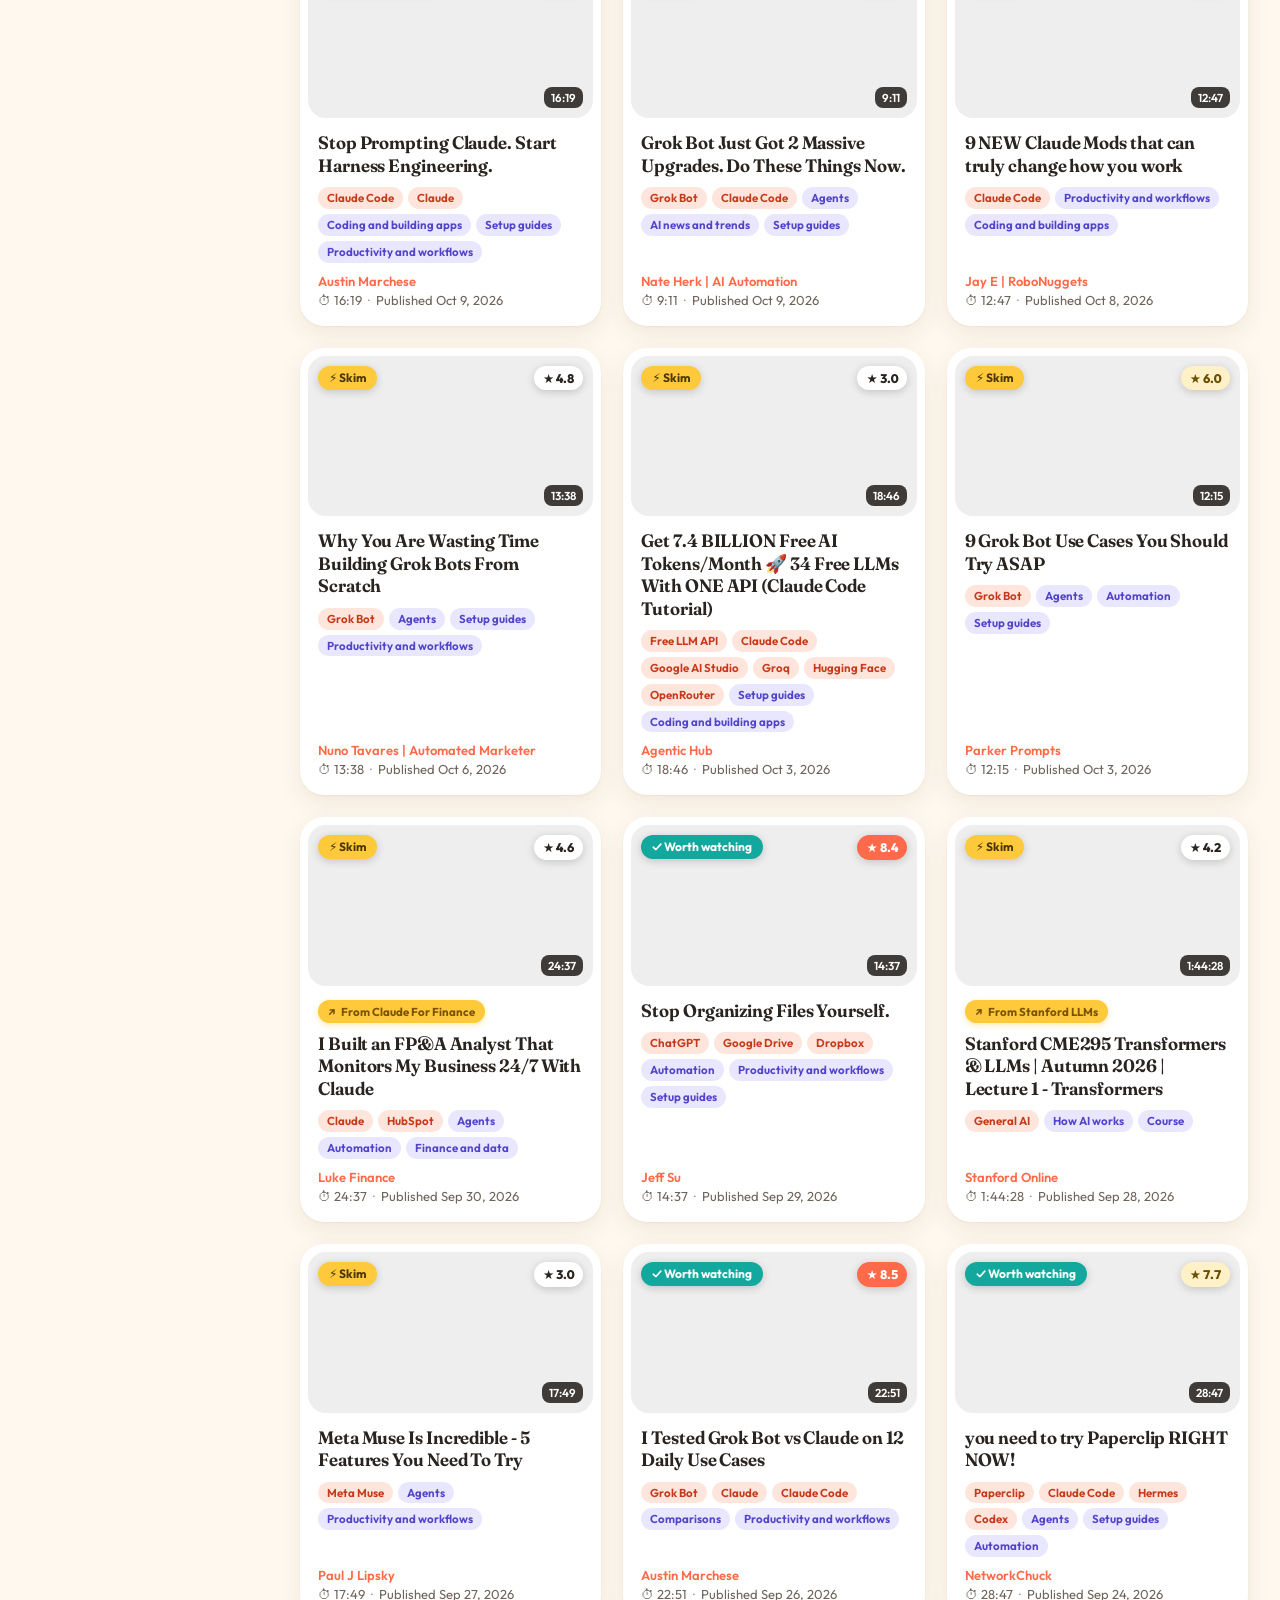
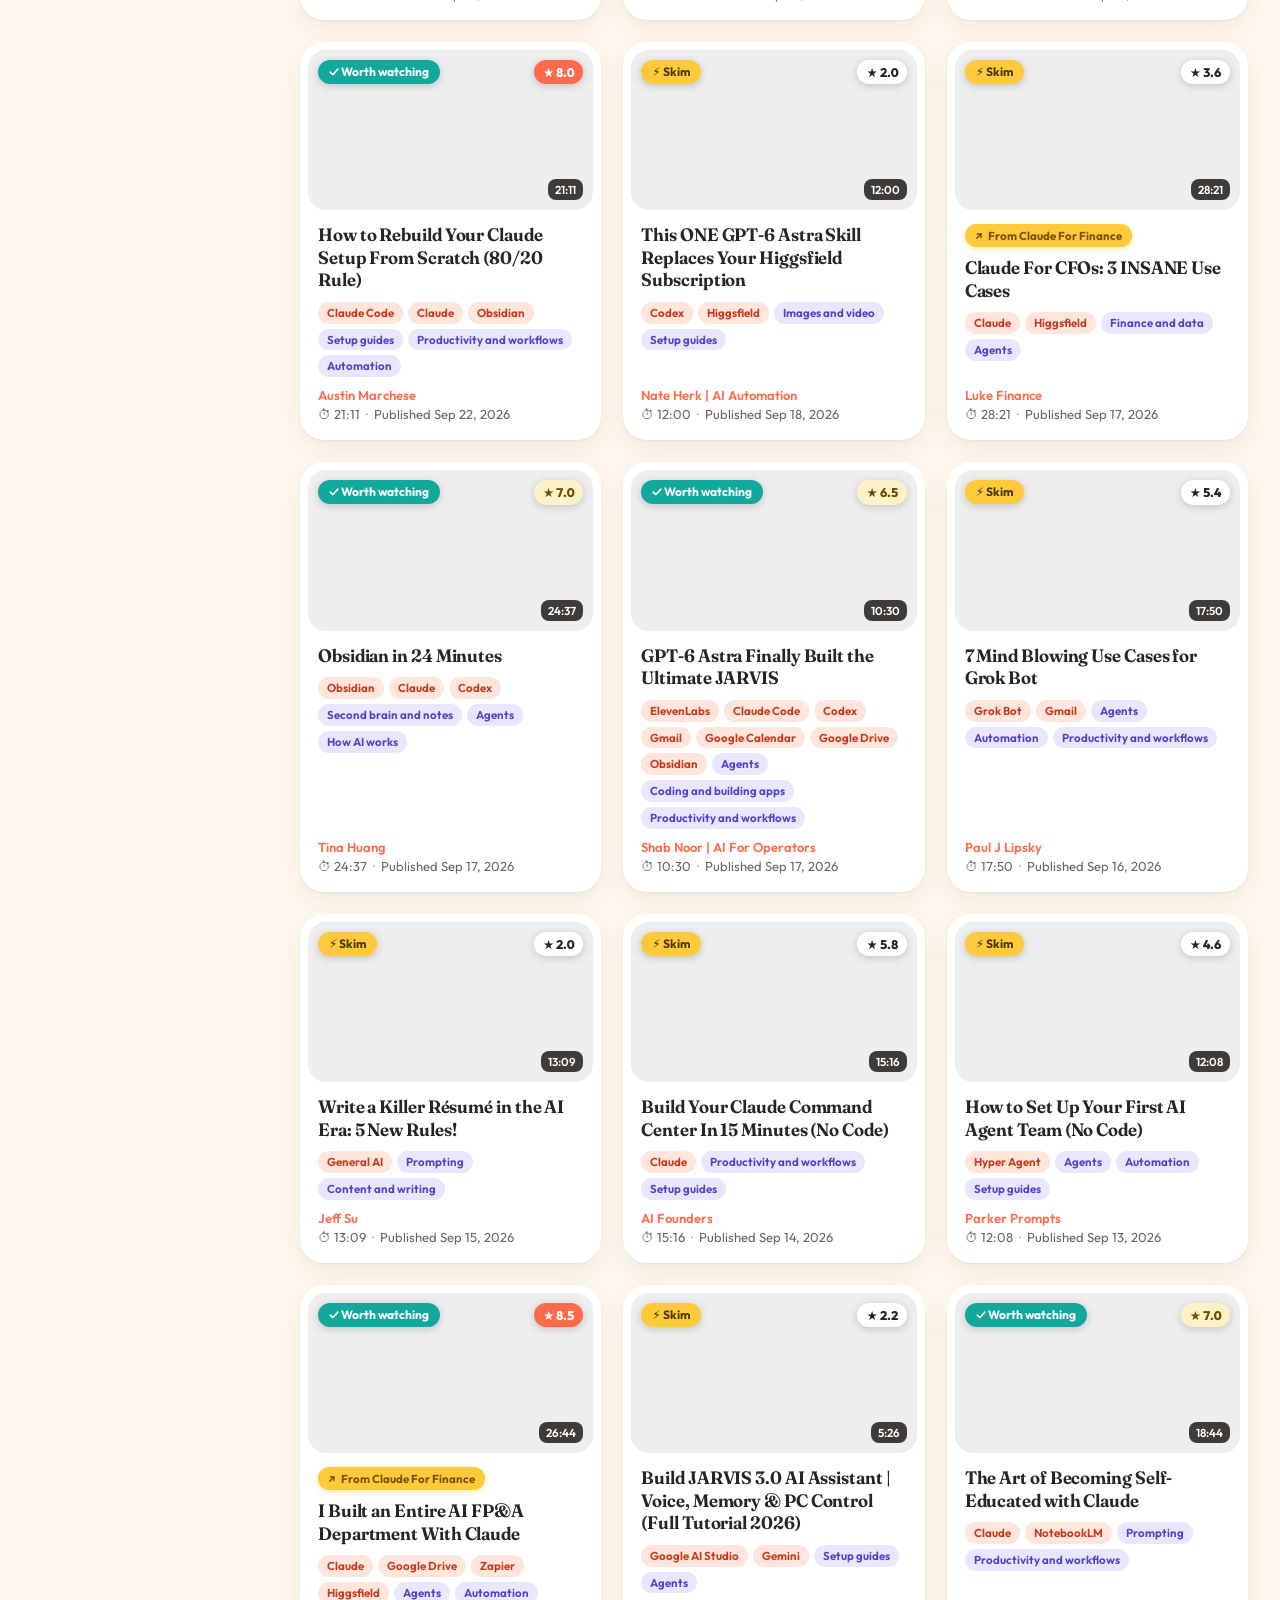
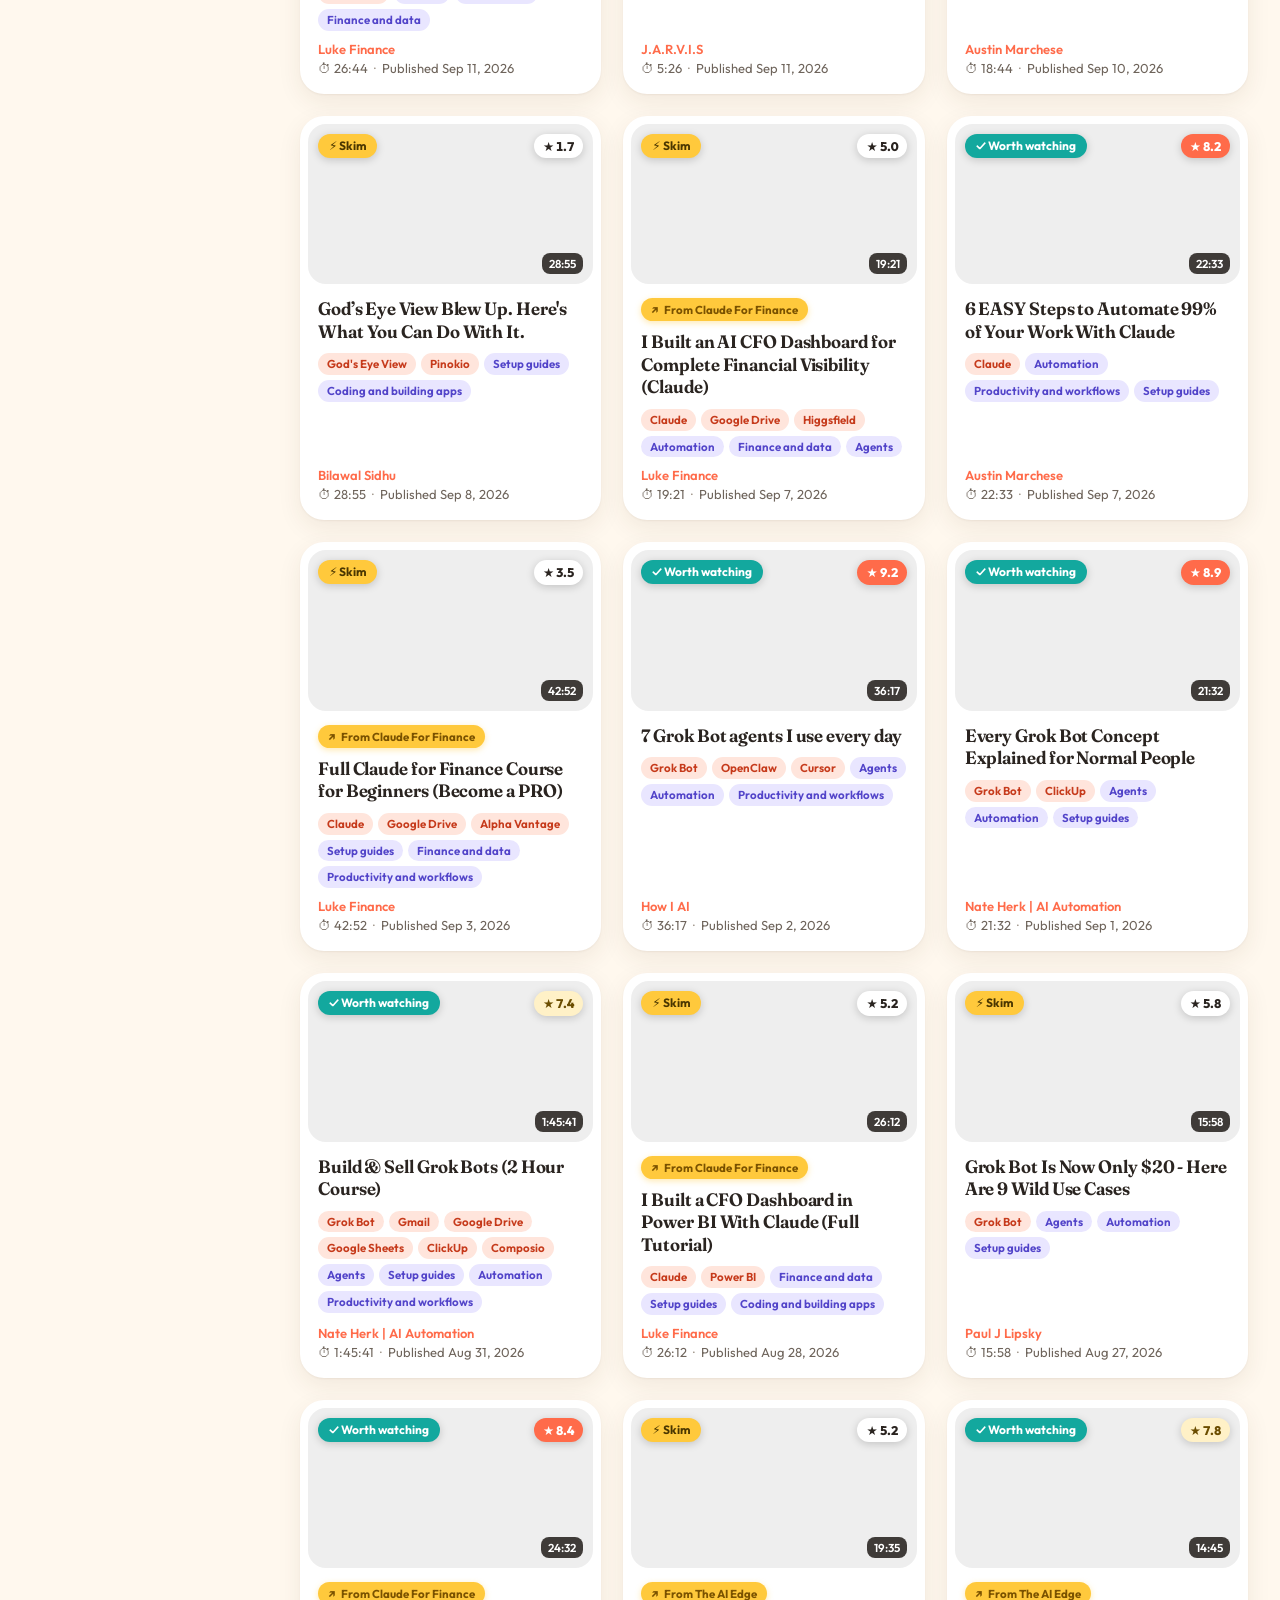
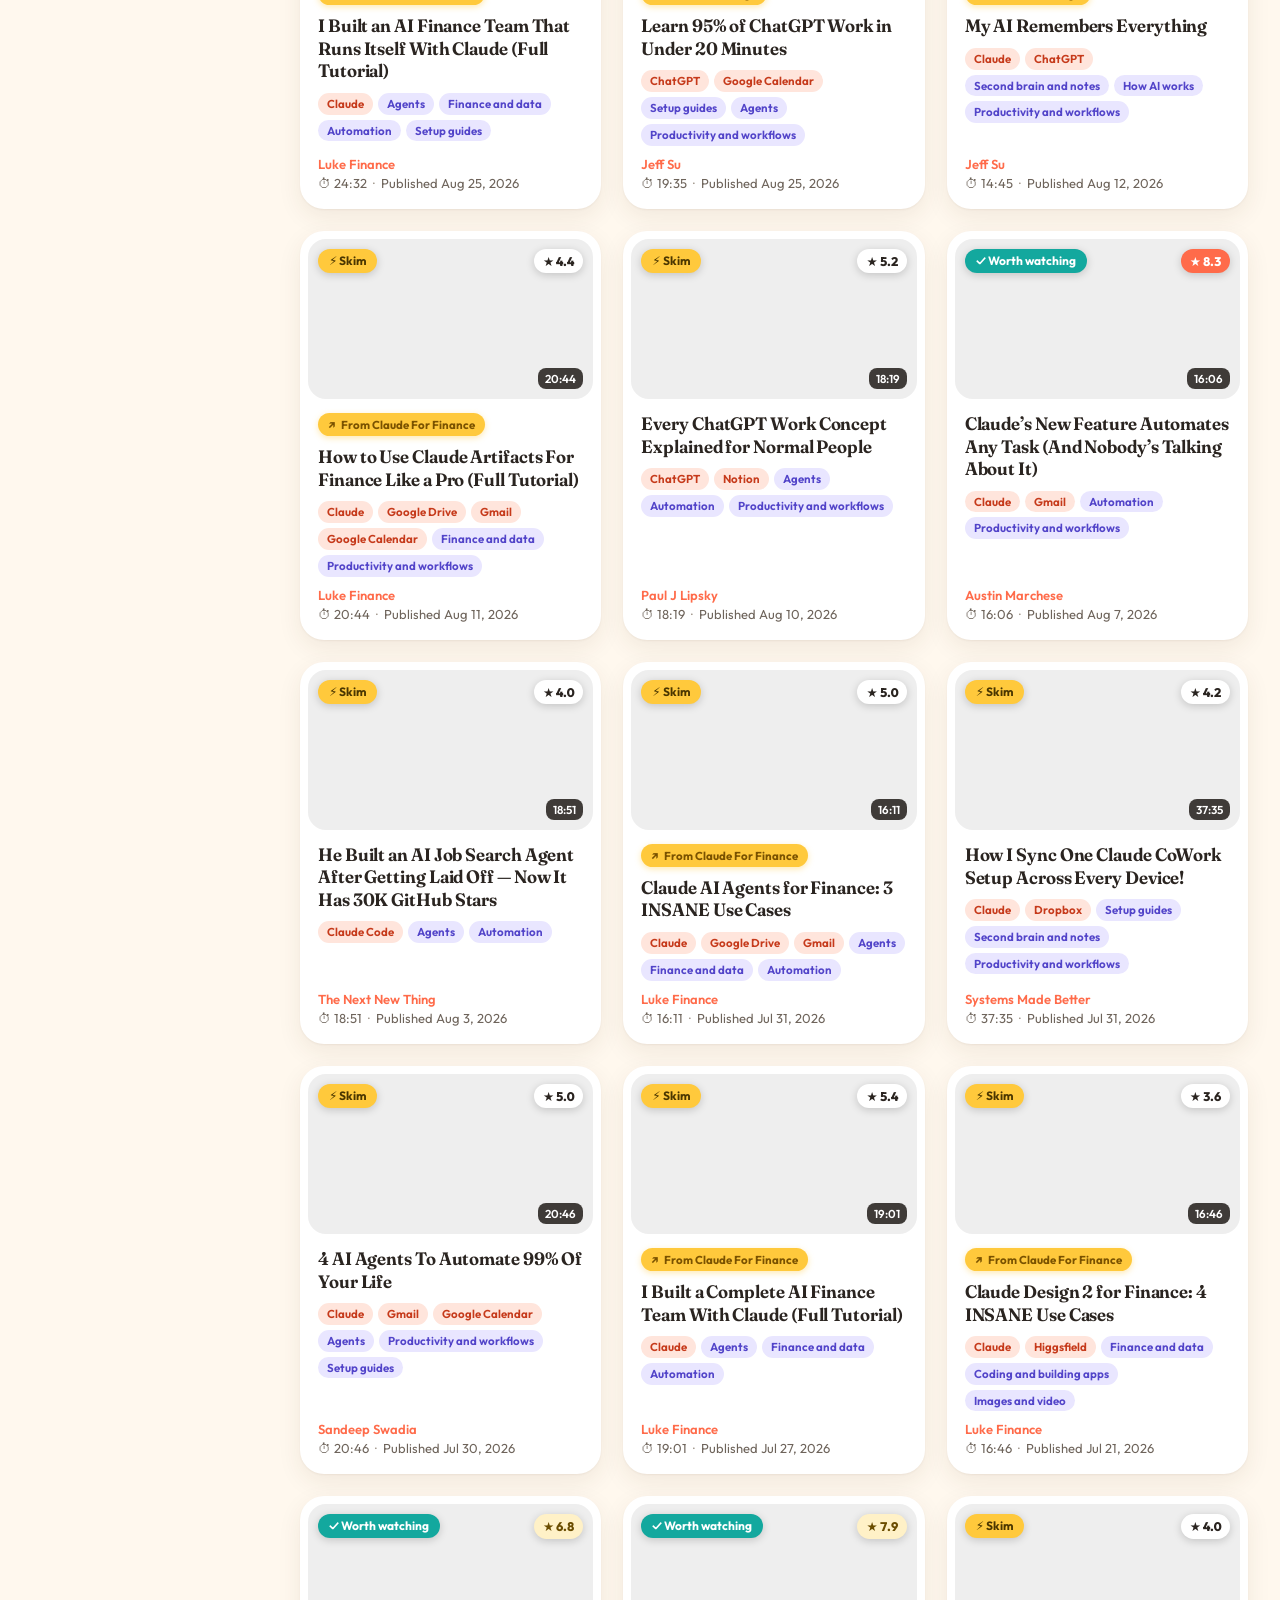
<file: learn/index.html>
<!DOCTYPE html>
<html lang="en">
<head>
  <meta charset="utf-8">
  <meta name="viewport" content="width=device-width, initial-scale=1">
  <title>Learn · Video digests</title>
  <link rel="preconnect" href="https://fonts.googleapis.com">
  <link rel="preconnect" href="https://fonts.gstatic.com" crossorigin>
  <link href="https://fonts.googleapis.com/css2?family=Fraunces:SOFT,WONK,opsz,wght@0..100,0..1,9..144,500..800&family=Outfit:wght@400..700&display=swap" rel="stylesheet">
  <link rel="stylesheet" href="css/site.css?v=20261120r">
  <script>try{if(localStorage.getItem("wl-menu-collapsed")==="1")document.documentElement.classList.add("menu-collapsed")}catch(e){}</script>
</head>
<body>
  <div class="layout">
  <aside class="side" id="side" aria-label="Filters">
    <div class="side-scroll" id="side-scroll">
    <div class="side-head">
      <span class="side-title">✦ Browse</span>
      <button type="button" class="side-close" id="side-close" aria-label="Close filters">✕</button>
    </div>
    <button type="button" class="f-all" id="f-all">🎬 All videos <span class="n" id="n-all"></span></button>
    <details class="sec-f sec-rate" open>
      <summary>⭐ Rating &amp; sort</summary>
      <div class="rate">
        <label class="rate-lab" for="rate-num">Show <b id="rate-show">all ratings</b></label>
        <div class="rate-row">
          <input type="range" id="rate-range" min="0" max="10" step="0.1" value="0" aria-label="Minimum rating">
          <input type="number" id="rate-num" min="0" max="10" step="0.1" value="0" inputmode="decimal" aria-label="Minimum rating, 0 to 10">
        </div>
        <div class="rate-ticks" aria-hidden="true"><span>0</span><span>5</span><span>10</span></div>
        <label class="sort-lab" for="sort">Sort by</label>
        <select id="sort" class="sort">
          <option value="newest">Newest published</option>
          <option value="oldest">Oldest published</option>
          <option value="high">Highest rated</option>
          <option value="low">Lowest rated</option>
        </select>
      </div>
    </details>
    <details class="sec-f" open>
      <summary>🧰 Tools</summary>
      <div class="flist" id="f-tools"></div>
      <details class="more" id="more-tools">
        <summary>More tools</summary>
        <div class="flist" id="f-tools-more"></div>
      </details>
    </details>
    <details class="sec-f" open>
      <summary>🏷️ Topics</summary>
      <div class="flist" id="f-topics"></div>
      <details class="more">
        <summary>More topics</summary>
        <div class="flist" id="f-topics-more"></div>
      </details>
    </details>
    <details class="sec-f" open>
      <summary>📺 Playlist</summary>
      <div class="flist" id="f-playlists"></div>
    </details>
    </div>
  </aside>
  <div class="scrim" id="scrim" hidden></div>
  <main class="wrap">
    <div class="top-row">
      <button type="button" class="menu-toggle" id="menu-toggle" aria-controls="side" aria-expanded="true" aria-label="Hide filter menu" title="Hide filter menu">
        <span class="mt-icon" aria-hidden="true">☰</span><span class="mt-text">Hide menu</span>
      </button>
      <div class="eyebrow">✦ Learn</div>
    </div>
    <h1>Video digests, <span class="hl">ready</span> when you are.</h1>
    <p class="sub">A five-bullet summary, timestamped moments, one thing to do, and a flip-card quiz for every video, updated nightly from your AI playlists. Filter by rating, tool, topic or playlist.</p>
    <div class="controls">
      <button type="button" class="filters-btn" id="filters-btn" aria-controls="side" aria-expanded="false">☰ Filters</button>
      <label class="search">
        <svg width="15" height="15" viewBox="0 0 24 24" fill="none" stroke="currentColor" stroke-width="2" aria-hidden="true"><circle cx="11" cy="11" r="7"/><path d="m20 20-3.5-3.5"/></svg>
        <input id="search" type="search" placeholder="Search title, channel, tool or topic" autocomplete="off" enterkeyhint="search" aria-label="Search title, channel, tool or topic">
      </label>
      <button type="button" class="toggle" id="worth" aria-pressed="false" aria-controls="grid">
        <span class="sw" aria-hidden="true"></span>
        Only worth watching
      </button>
      <div class="count" id="count" aria-live="polite"><span id="count-label">🎬 …</span><span class="long"> · updated nightly</span></div>
    </div>
    <div class="active" id="active" hidden></div>
    <div class="grid" id="grid"></div>
    <p class="empty" id="empty" hidden>Loading digests…</p>
    <footer>Updated nightly from your AI playlists</footer>
  </main>
  </div>
  <noscript><p class="empty" style="max-width:1060px;margin:0 auto 40px">JavaScript is required to load the digests.</p></noscript>
  <script src="js/csv.js?v=20261120r"></script>
  <script src="js/digest.js?v=20261120r"></script>
  <script src="js/home.js?v=20261120r"></script>
</body>
</html>
</file>
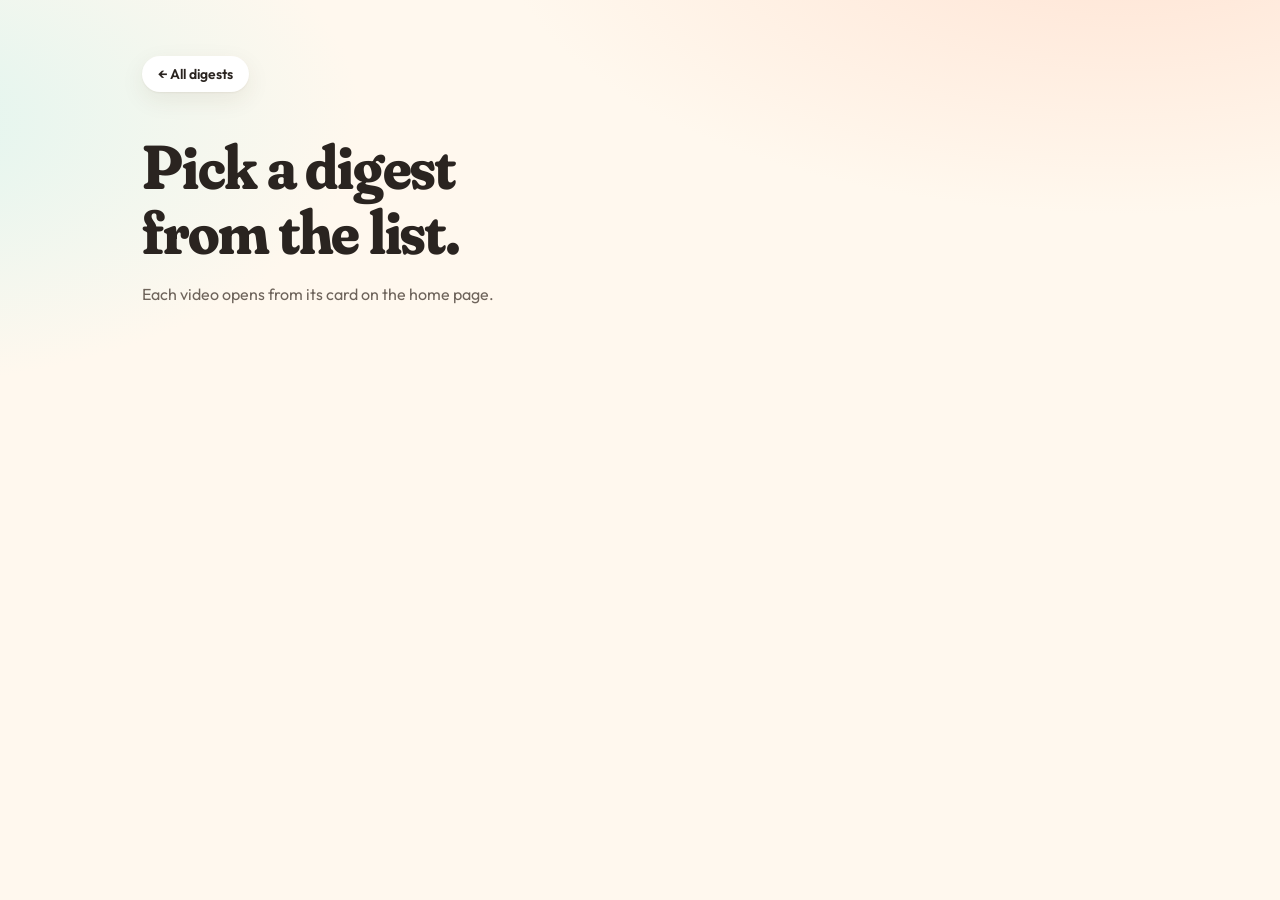
<file: learn/video.html>
<!DOCTYPE html>
<html lang="en">
<head>
  <meta charset="utf-8">
  <meta name="viewport" content="width=device-width, initial-scale=1">
  <title>Learn · Video digest</title>
  <link rel="preconnect" href="https://fonts.googleapis.com">
  <link rel="preconnect" href="https://fonts.gstatic.com" crossorigin>
  <link href="https://fonts.googleapis.com/css2?family=Fraunces:SOFT,WONK,opsz,wght@0..100,0..1,9..144,500..800&family=Outfit:wght@400..700&display=swap" rel="stylesheet">
  <link rel="stylesheet" href="css/site.css?v=20261120r">
</head>
<body>
  <main class="wrap" id="app">
    <a class="back" href="index.html">← All digests</a>
    <p class="sub">Loading digest…</p>
  </main>
  <noscript><p class="empty" style="max-width:1060px;margin:0 auto 40px">JavaScript is required to load the digest.</p></noscript>
  <script src="js/csv.js?v=20261120r"></script>
  <script src="js/digest.js?v=20261120r"></script>
  <script src="js/video.js?v=20261120r"></script>
</body>
</html>
</file>
<file: learn/css/site.css>
:root {
  --bg: #fff8ee;
  --card: #ffffff;
  --line: #f1e6d6;
  --text: #2a2420;
  --muted: #6e645b;
  --dim: #9a8f84;
  --coral: #ff6b4a;
  --coralSoft: #ffe5dc;
  --teal: #13a89e;
  --tealSoft: #d6f4ef;
  --yellow: #ffc93c;
  --yellowSoft: #fff1c7;
  --violet: #7c6cf2;
  --violetSoft: #e9e6ff;
  --pink: #ff5d8f;
  --pinkSoft: #ffe1ea;
  --serif: "Fraunces", "Noto Serif Display", Georgia, serif;
  --sans: "Outfit", "Inter", system-ui, sans-serif;
  --shadow: 0 1px 2px rgba(80, 50, 20, 0.06), 0 8px 24px rgba(80, 50, 20, 0.08);
  --shadowHi: 0 2px 4px rgba(80, 50, 20, 0.08), 0 16px 36px rgba(80, 50, 20, 0.14);
}

* { box-sizing: border-box; margin: 0; padding: 0; }

html, body {
  background: var(--bg);
  color: var(--text);
  font-family: var(--sans);
  -webkit-font-smoothing: antialiased;
}

html { color-scheme: light; }

body {
  background:
    radial-gradient(900px 420px at 88% -80px, #ffe3d3 0%, rgba(255, 227, 211, 0) 70%),
    radial-gradient(700px 380px at -10% 120px, #dff5ef 0%, rgba(223, 245, 239, 0) 70%),
    var(--bg);
  background-repeat: no-repeat;
  min-height: 100vh;
}

a { color: inherit; text-decoration: none; }

.wrap { max-width: 1060px; margin: 0 auto; padding: 56px 32px 80px; }

.eyebrow {
  display: inline-flex;
  align-items: center;
  gap: 6px;
  color: var(--coral);
  font-size: 12px;
  font-weight: 700;
  letter-spacing: 0.16em;
  text-transform: uppercase;
}

h1 {
  text-wrap: balance;
  font-family: var(--serif);
  font-weight: 700;
  font-size: 62px;
  line-height: 1.05;
  letter-spacing: -0.02em;
  margin: 14px 0 18px;
  max-width: 620px;
  font-variation-settings: "opsz" 144, "SOFT" 100, "WONK" 1;
}

.hl { position: relative; white-space: nowrap; z-index: 0; }

.hl:before {
  content: "";
  position: absolute;
  left: -6px;
  right: -6px;
  bottom: 0.06em;
  height: 0.42em;
  background: var(--yellow);
  border-radius: 10px 14px 8px 16px;
  transform: rotate(-1.5deg);
  z-index: -1;
}

.sub { color: var(--muted); font-size: 16px; line-height: 1.6; max-width: 540px; }

.controls { display: flex; gap: 12px; align-items: center; margin: 34px 0 28px; }

.search {
  flex: 1;
  display: flex;
  align-items: center;
  gap: 10px;
  background: #fff;
  border: 2px solid var(--line);
  border-radius: 999px;
  padding: 13px 20px;
  color: var(--dim);
  font-size: 15px;
  box-shadow: var(--shadow);
  min-width: 0;
}

.search svg { flex: none; color: var(--coral); }

.search input {
  flex: 1;
  min-width: 0;
  border: 0;
  background: transparent;
  font: inherit;
  color: var(--text);
  padding: 0;
  appearance: none;
  -webkit-appearance: none;
}

.search input:focus { outline: none; }
.search input::placeholder { color: var(--dim); opacity: 1; }
.search input::-webkit-search-cancel-button,
.search input::-webkit-search-decoration { -webkit-appearance: none; appearance: none; }

button.toggle {
  font-family: inherit;
  color: inherit;
  cursor: pointer;
  background: #fff;
}

.toggle {
  display: flex;
  align-items: center;
  gap: 10px;
  background: #fff;
  border: 2px solid var(--line);
  border-radius: 999px;
  padding: 9px 16px 9px 10px;
  font-size: 14.5px;
  font-weight: 500;
  white-space: nowrap;
  box-shadow: var(--shadow);
  flex: none;
}

.sw {
  width: 38px;
  height: 22px;
  border-radius: 22px;
  background: #e5d5c4;
  position: relative;
  flex: none;
  transition: background 0.2s;
}

.sw:after {
  content: "";
  position: absolute;
  left: 3px;
  top: 3px;
  width: 16px;
  height: 16px;
  border-radius: 50%;
  background: #fff;
  box-shadow: 0 1px 3px rgba(0, 0, 0, 0.2);
  transition: left 0.2s;
}

.toggle[aria-pressed="true"] .sw { background: var(--teal); }
.toggle[aria-pressed="true"] .sw:after { left: 19px; }

.count {
  display: inline-flex;
  align-items: center;
  gap: 6px;
  background: var(--yellowSoft);
  color: #7a5a00;
  font-weight: 600;
  font-size: 13px;
  padding: 8px 13px;
  border-radius: 999px;
  white-space: nowrap;
  flex: none;
}

.grid { display: grid; grid-template-columns: repeat(auto-fill, minmax(230px, 1fr)); gap: 22px; }

.card {
  background: var(--card);
  border-radius: 24px;
  overflow: hidden;
  display: flex;
  flex-direction: column;
  box-shadow: var(--shadow);
  min-width: 0;
  transition: transform 0.25s cubic-bezier(0.3, 1.4, 0.6, 1), box-shadow 0.25s;
}

.card:hover { transform: translateY(-6px) rotate(-0.4deg); box-shadow: var(--shadowHi); }

.thumb {
  position: relative;
  aspect-ratio: 16 / 9;
  background: #eee;
  margin: 8px 8px 0;
  border-radius: 18px;
  overflow: hidden;
}

.thumb img { width: 100%; height: 100%; object-fit: cover; display: block; }

.pill {
  display: inline-flex;
  align-items: center;
  gap: 5px;
  font-size: 12px;
  font-weight: 700;
  border-radius: 999px;
  padding: 6px 11px;
  line-height: 1;
}

.pill.yes { background: var(--teal); color: #fff; }
.pill.skim { background: var(--yellow); color: #4a3600; }
.thumb .pill { position: absolute; left: 10px; top: 10px; box-shadow: 0 2px 8px rgba(0, 0, 0, 0.18); }

.dur {
  position: absolute;
  right: 10px;
  bottom: 10px;
  background: rgba(20, 16, 12, 0.8);
  color: #fff;
  font-size: 11.5px;
  font-weight: 600;
  padding: 3px 7px;
  border-radius: 8px;
}

.body { padding: 14px 18px 18px; display: flex; flex-direction: column; gap: 10px; flex: 1; }

.title {
  font-family: var(--serif);
  font-weight: 650;
  font-size: 18px;
  line-height: 1.25;
  letter-spacing: -0.005em;
  font-variation-settings: "opsz" 72, "SOFT" 40, "WONK" 1;
}

.meta { color: var(--muted); font-size: 13px; margin-top: auto; display: flex; flex-direction: column; gap: 3px; }
.meta span { white-space: nowrap; }
.meta b { font-weight: 400; color: var(--dim); margin: 0 6px; }
.meta .ch { color: var(--coral); font-weight: 600; }

.back {
  display: inline-flex;
  gap: 8px;
  align-items: center;
  color: var(--text);
  font-weight: 600;
  font-size: 14px;
  margin-bottom: 28px;
  background: #fff;
  padding: 9px 16px;
  border-radius: 999px;
  box-shadow: var(--shadow);
}

.hero { display: grid; grid-template-columns: 1.15fr 1fr; gap: 36px; align-items: center; }
.hero .thumb { display: block; margin: 0; border-radius: 26px; box-shadow: var(--shadowHi); border: 6px solid #fff; }

.play { position: absolute; inset: 0; display: grid; place-items: center; }
.play span {
  width: 68px;
  height: 48px;
  border-radius: 16px;
  background: var(--coral);
  display: grid;
  place-items: center;
  box-shadow: 0 6px 18px rgba(255, 107, 74, 0.45);
}

.hero h1 { font-size: 40px; margin: 12px 0 16px; max-width: none; }

.metaRow { display: flex; flex-wrap: wrap; gap: 8px 12px; color: var(--muted); font-size: 14.5px; align-items: center; }
.metaRow .ch { color: var(--coral); font-weight: 600; }

.btn {
  display: inline-flex;
  align-items: center;
  gap: 8px;
  margin-top: 22px;
  background: var(--coral);
  color: #fff;
  font-weight: 700;
  font-size: 15px;
  padding: 13px 20px;
  border-radius: 999px;
  box-shadow: 0 8px 20px rgba(255, 107, 74, 0.35);
}

.sec { margin-top: 56px; }
.sec h2, .panel h2 { font-family: var(--serif); font-weight: 700; letter-spacing: -0.01em; font-variation-settings: "opsz" 72, "SOFT" 50, "WONK" 1; }
.sec h2 { font-size: 28px; margin: 8px 0 18px; display: flex; align-items: baseline; gap: 12px; flex-wrap: wrap; }

.tag {
  font-family: var(--sans);
  font-size: 13px;
  font-weight: 600;
  color: var(--violet);
  background: var(--violetSoft);
  padding: 5px 11px;
  border-radius: 999px;
  letter-spacing: 0;
  font-variation-settings: normal;
}

.two { display: grid; grid-template-columns: 1.35fr 1fr; gap: 22px; margin-top: 52px; }
.panel { background: var(--card); border-radius: 26px; padding: 26px; box-shadow: var(--shadow); }
.panel h2 { font-size: 23px; margin: 8px 0 16px; }

ul.sum { list-style: none; display: flex; flex-direction: column; gap: 14px; }
ul.sum li { display: grid; grid-template-columns: 30px 1fr; gap: 12px; font-size: 15.5px; line-height: 1.55; color: #3b332d; }
ul.sum li i {
  font-style: normal;
  display: grid;
  place-items: center;
  width: 28px;
  height: 28px;
  border-radius: 50%;
  font-weight: 700;
  font-size: 13px;
  color: #fff;
}
ul.sum li:nth-child(5n + 1) i { background: var(--coral); }
ul.sum li:nth-child(5n + 2) i { background: var(--teal); }
ul.sum li:nth-child(5n + 3) i { background: #e8a800; }
ul.sum li:nth-child(5n + 4) i { background: var(--violet); }
ul.sum li:nth-child(5n + 5) i { background: var(--pink); }

.action { background: linear-gradient(150deg, #e8502f, #d43c72); color: #fff; }
.action .eyebrow { color: #fff; opacity: 0.92; }
.action p { font-size: 17px; line-height: 1.5; font-family: var(--serif); font-weight: 500; font-variation-settings: "opsz" 36, "SOFT" 60, "WONK" 0; }

.verdict { background: var(--tealSoft); }
.verdict .eyebrow { color: #0b7f77; }
.verdict p { color: #24433f; font-size: 15px; line-height: 1.55; margin-top: 12px; }

.stack { display: flex; flex-direction: column; gap: 22px; }
.kps { display: flex; flex-direction: column; gap: 10px; }

.kp {
  display: grid;
  grid-template-columns: 92px 1fr 24px;
  gap: 14px;
  align-items: center;
  padding: 12px 18px;
  background: #fff;
  border-radius: 18px;
  font-size: 15px;
  line-height: 1.5;
  color: #3b332d;
  box-shadow: 0 1px 2px rgba(80, 50, 20, 0.05), 0 3px 10px rgba(80, 50, 20, 0.05);
  transition: transform 0.2s;
}

.kp:hover { transform: translateX(4px); }

.chip {
  justify-self: start;
  display: inline-flex;
  align-items: center;
  gap: 6px;
  font-weight: 700;
  font-size: 13px;
  padding: 6px 11px;
  border-radius: 999px;
  font-variant-numeric: tabular-nums;
  white-space: nowrap;
}

.kp:nth-child(4n + 1) .chip { background: var(--coralSoft); color: #d2401f; }
.kp:nth-child(4n + 2) .chip { background: var(--tealSoft); color: #0b7f77; }
.kp:nth-child(4n + 3) .chip { background: var(--yellowSoft); color: #8a6200; }
.kp:nth-child(4n + 4) .chip { background: var(--violetSoft); color: #5a49d6; }
.kp .ext { color: var(--dim); font-weight: 700; }

.quiz { display: grid; grid-template-columns: repeat(5, minmax(0, 1fr)); gap: 16px; align-items: stretch; }

.fc { perspective: 1200px; cursor: pointer; display: grid; touch-action: manipulation; }
.fc .in { display: grid; transition: transform 0.6s cubic-bezier(0.3, 1.3, 0.6, 1); transform-style: preserve-3d; }
.fc.flip .in { transform: rotateY(180deg); }

.face {
  grid-area: 1 / 1;
  backface-visibility: hidden;
  -webkit-backface-visibility: hidden;
  border-radius: 24px;
  padding: 20px 18px 18px;
  display: flex;
  flex-direction: column;
  min-height: 210px;
  box-shadow: var(--shadow);
  overflow-wrap: break-word;
}

.face .lab { font-size: 11.5px; font-weight: 700; letter-spacing: 0.12em; text-transform: uppercase; opacity: 0.8; }
.face .q { font-family: var(--serif); font-weight: 650; font-size: 17px; line-height: 1.3; margin: 12px 0 16px; font-variation-settings: "opsz" 36, "SOFT" 40, "WONK" 1; }
.face .a { font-size: 14.5px; line-height: 1.5; margin: 12px 0 16px; font-weight: 500; }
.face .qs { font-size: 13px; line-height: 1.35; opacity: 0.75; margin-top: 10px; font-weight: 500; }
.face .hint {
  margin-top: auto;
  display: inline-flex;
  align-self: flex-start;
  align-items: center;
  gap: 6px;
  font-size: 12.5px;
  font-weight: 700;
  background: rgba(255, 255, 255, 0.75);
  padding: 6px 11px;
  border-radius: 999px;
}

.front { position: relative; overflow: hidden; }
.front:after {
  content: "?";
  position: absolute;
  right: 14px;
  bottom: -18px;
  font-family: var(--serif);
  font-weight: 800;
  font-size: 120px;
  line-height: 1;
  opacity: 0.13;
  pointer-events: none;
}

.backf { transform: rotateY(180deg); background: #fff; border: 3px solid currentColor; }

.fc:nth-child(5n + 1) .front { background: var(--coralSoft); color: #9c2c12; }
.fc:nth-child(5n + 1) .backf { color: #d2401f; }
.fc:nth-child(5n + 2) .front { background: var(--tealSoft); color: #0a5e58; }
.fc:nth-child(5n + 2) .backf { color: #0b7f77; }
.fc:nth-child(5n + 3) .front { background: var(--yellowSoft); color: #6b4c00; }
.fc:nth-child(5n + 3) .backf { color: #a87700; }
.fc:nth-child(5n + 4) .front { background: var(--violetSoft); color: #3e2fb0; }
.fc:nth-child(5n + 4) .backf { color: #5a49d6; }
.fc:nth-child(5n + 5) .front { background: var(--pinkSoft); color: #a3164a; }
.fc:nth-child(5n + 5) .backf { color: #d42a66; }

.backf .a { color: var(--text); }
.backf .hint { background: currentColor; }
.backf .hint span { color: #fff; }

footer { margin-top: 64px; color: var(--dim); font-size: 13px; }

.empty, .sub.lead { margin-top: 8px; }

.empty {
  background: #fff;
  border-radius: 24px;
  padding: 28px 24px;
  box-shadow: var(--shadow);
  color: var(--muted);
  font-size: 16px;
}

.empty[hidden] { display: none; }

.card:focus-visible,
.kp:focus-visible,
.btn:focus-visible,
.back:focus-visible,
.fc:focus-visible,
.toggle:focus-visible,
.hero .thumb:focus-visible,
.search:focus-within {
  outline: 3px solid var(--coral);
  outline-offset: 3px;
}

.search:focus-within { border-radius: 999px; }

@media (prefers-reduced-motion: reduce) {
  .fc .in, .card, .kp, .sw, .sw:after { transition: none; }
}

@media (max-width: 640px) {
  .wrap { padding: 32px 18px 56px; }
  h1 { font-size: 42px; }
  .controls { flex-wrap: wrap; margin: 26px 0 22px; }
  .search { flex-basis: 100%; }
  .count { margin-left: auto; }
  .count .long { display: none; }
  .toggle { padding: 8px 14px 8px 9px; font-size: 14px; }
  .grid { grid-template-columns: 1fr; gap: 20px; }
  .title { font-size: 20px; }
  .hero { grid-template-columns: 1fr; gap: 22px; }
  .hero h1 { font-size: 30px; }
  .two { grid-template-columns: 1fr; margin-top: 36px; }
  .sec { margin-top: 42px; }
  .kp { grid-template-columns: 72px 1fr; gap: 10px; padding: 12px 14px; align-items: start; font-size: 14.5px; }
  .kp .ext { display: none; }
  .quiz { grid-template-columns: 1fr; gap: 14px; }
  .face { min-height: 150px; }
  .front:after { font-size: 90px; bottom: -12px; }
}

/* ---------- Preview: tags, filter menu, source badge ---------- */
.layout { display: grid; grid-template-columns: 268px minmax(0, 1fr); max-width: 1360px; margin: 0 auto; gap: 8px; }
.layout .wrap { max-width: none; margin: 0; padding-left: 24px; }

/* .side is the positioned panel; .side-scroll inside it is the only scroll container. */
.side { position: sticky; top: 0; align-self: start; max-height: 100vh; display: flex; flex-direction: column; }
.side-scroll {
  min-height: 0; max-height: 100vh; overflow-y: auto;
  padding: 40px 6px 40px 24px; display: flex; flex-direction: column; gap: 14px;
  scrollbar-width: thin;
}
.side-head { display: flex; align-items: center; justify-content: space-between; padding: 0 4px; }
.side-title { color: var(--coral); font-size: 12px; font-weight: 700; letter-spacing: 0.16em; text-transform: uppercase; }
.side-close { display: none; border: 0; background: #fff; width: 34px; height: 34px; border-radius: 50%; box-shadow: var(--shadow); font-size: 15px; cursor: pointer; color: var(--text); }

.f-all, .f {
  width: 100%; display: flex; align-items: center; justify-content: space-between; gap: 8px;
  font: inherit; color: var(--text); background: transparent; border: 0; cursor: pointer;
  border-radius: 12px; padding: 7px 10px; font-size: 14.5px; text-align: left;
  transition: background 0.15s, transform 0.15s;
}
.f-all { background: #fff; box-shadow: var(--shadow); font-weight: 650; padding: 11px 14px; border-radius: 16px; }
.f-all.on { background: var(--coral); color: #fff; }
.f-all.on .n { background: rgba(255,255,255,0.25); color: #fff; }
.f:hover:not(:disabled) { background: rgba(255, 255, 255, 0.9); transform: translateX(2px); }
.f .fl { display: inline-flex; align-items: center; gap: 6px; min-width: 0; }
.n {
  flex: none; font-size: 12px; font-weight: 700; padding: 2px 8px; border-radius: 999px;
  background: var(--line); color: var(--muted); font-variant-numeric: tabular-nums;
}
.f.k-tool .n { background: var(--coralSoft); color: #d2401f; }
.f.k-topic .n { background: var(--violetSoft); color: #5a49d6; }
.f.k-playlist .n { background: var(--tealSoft); color: #0b7f77; }
.f.on { font-weight: 700; color: #fff; }
.f.k-tool.on { background: var(--coral); }
.f.k-topic.on { background: var(--violet); }
.f.k-playlist.on { background: var(--teal); }
.f.on .n { background: rgba(255,255,255,0.28); color: #fff; }
.f.zero { opacity: 0.42; cursor: default; }
.ext-dot { font-size: 10.5px; font-weight: 700; text-transform: uppercase; letter-spacing: 0.06em; color: #a86a00; background: var(--yellowSoft); padding: 2px 6px; border-radius: 6px; }
.f.on .ext-dot { background: rgba(255,255,255,0.3); color: #fff; }

.sec-f { background: #fff; border-radius: 20px; box-shadow: var(--shadow); padding: 6px 8px 8px; }
.sec-f > summary, .more > summary {
  list-style: none; cursor: pointer; display: flex; align-items: center; justify-content: space-between;
  font-family: var(--serif); font-weight: 700; font-size: 17px; padding: 9px 8px 7px;
  font-variation-settings: "opsz" 72, "SOFT" 50, "WONK" 1;
}
.sec-f > summary::-webkit-details-marker, .more > summary::-webkit-details-marker { display: none; }
.sec-f > summary:after, .more > summary:after { content: "▾"; font-family: var(--sans); font-size: 13px; color: var(--dim); transition: transform 0.2s; }
.sec-f:not([open]) > summary:after, .more:not([open]) > summary:after { transform: rotate(-90deg); }
.more { margin-top: 4px; border-top: 2px dashed var(--line); padding-top: 2px; }
.more > summary { font-family: var(--sans); font-size: 13.5px; font-weight: 600; color: var(--muted); padding: 8px 10px 6px; }
.flist { display: flex; flex-direction: column; gap: 1px; }

.filters-btn {
  display: none; font: inherit; font-weight: 650; font-size: 14.5px; cursor: pointer; color: #fff;
  background: var(--coral); border: 0; border-radius: 999px; padding: 12px 18px; box-shadow: 0 8px 20px rgba(255,107,74,0.3);
}

.active { display: flex; flex-wrap: wrap; gap: 8px; align-items: center; margin: -10px 0 22px; }
.active[hidden] { display: none; }
.a-lab { color: var(--muted); font-size: 13.5px; font-weight: 600; }
.a-chip { font: inherit; font-size: 13.5px; font-weight: 650; border: 0; cursor: pointer; color: #fff; border-radius: 999px; padding: 7px 13px; white-space: pre; }
.a-chip.k-tool { background: var(--coral); }
.a-chip.k-topic { background: var(--violet); }
.a-chip.k-playlist { background: var(--teal); }
.a-chip.k-rating { background: #e0a800; color: #3a2a00; }
.a-chip.k-sort { background: var(--text); }
.a-clear {
  font: inherit; font-size: 13.5px; font-weight: 700; cursor: pointer; white-space: nowrap;
  color: var(--text); background: var(--yellow); border: 2px solid #f0b400; border-radius: 999px;
  padding: 5px 13px; box-shadow: 0 2px 0 #e0a800; transition: transform 0.12s ease, box-shadow 0.12s ease;
}
.a-clear:hover { transform: translateY(-1px) rotate(-1deg); box-shadow: 0 3px 0 #e0a800; }
.a-clear:active { transform: translateY(1px); box-shadow: 0 1px 0 #e0a800; }
.a-clear:focus-visible { outline: 3px solid var(--coral); outline-offset: 2px; }

.tags { display: flex; flex-wrap: wrap; gap: 5px; }
.tc { font-size: 11.5px; font-weight: 650; padding: 4px 9px; border-radius: 999px; line-height: 1.2; white-space: nowrap; }
.tc.tool { background: var(--coralSoft); color: #c63a1b; }
.tc.topic { background: var(--violetSoft); color: #5244c9; }
a.tc:hover { filter: brightness(0.95); }

.src {
  align-self: flex-start; display: inline-flex; align-items: center; gap: 5px;
  font-size: 11.5px; font-weight: 700; color: #7a5200; background: var(--yellow);
  padding: 4px 10px; border-radius: 999px; box-shadow: 0 2px 6px rgba(255, 201, 60, 0.4);
}
.src:before { content: "↗"; }


.vtags { margin-top: 16px; display: flex; flex-direction: column; gap: 8px; }
.vt-lab { font-size: 11.5px; font-weight: 700; letter-spacing: 0.12em; text-transform: uppercase; color: var(--dim); }
.vtags .tc { font-size: 13px; padding: 6px 12px; }
.hero .src { margin-top: 14px; font-size: 12.5px; }

/* ---------- Desktop collapsible menu (above 900px only) ---------- */
.menu-toggle { display: none; }
@media (min-width: 901px) {
  .layout { transition: grid-template-columns 0.26s cubic-bezier(0.3, 1, 0.5, 1), gap 0.26s; }
  .side { transition: opacity 0.2s ease, visibility 0s linear 0s; }
  .menu-toggle {
    display: inline-flex; align-items: center; gap: 8px; flex: none;
    font: inherit; font-size: 13.5px; font-weight: 650; color: var(--text); cursor: pointer;
    background: #fff; border: 2px solid var(--line); border-radius: 999px;
    padding: 7px 14px 7px 8px; box-shadow: var(--shadow);
    transition: transform 0.15s, box-shadow 0.15s, border-color 0.15s;
  }
  .menu-toggle:hover { transform: translateY(-2px); box-shadow: var(--shadowHi); border-color: var(--coralSoft); }
  .menu-toggle .mt-icon {
    display: grid; place-items: center; width: 28px; height: 28px; border-radius: 50%;
    background: var(--coral); color: #fff; font-size: 15px; line-height: 1;
  }
  .top-row { display: flex; align-items: center; gap: 14px; flex-wrap: wrap; }
  /* Fixed inner width so the menu does not re-wrap while the column animates. */
  .side { min-width: 0; overflow: hidden; }
  .side-scroll { width: 268px; flex: none; }
  html.menu-collapsed .layout { grid-template-columns: 0px minmax(0, 1fr); gap: 0; }
  html.menu-collapsed .side {
    opacity: 0; visibility: hidden; overflow: hidden; pointer-events: none;
    transition: opacity 0.15s ease, visibility 0s linear 0.26s;
  }
  html.menu-collapsed .layout .wrap { padding-left: 32px; }
  html.menu-collapsed .menu-toggle .mt-icon { background: var(--teal); }
}
@media (min-width: 901px) and (prefers-reduced-motion: reduce) {
  .layout, .side, .menu-toggle, html.menu-collapsed .side { transition: none; }
}

@media (max-width: 900px) {
  .layout { display: block; }
  .layout .wrap { padding-left: 18px; }
  .filters-btn { display: inline-flex; }
  /* Mobile drawer: a fixed panel exactly the screen's height. No transform anywhere on it
     (it slides with `left`), and the inner .side-scroll fills it and does the scrolling. */
  .side {
    --dw: min(86vw, 360px);
    position: fixed; z-index: 30; top: 0; bottom: 0; left: calc(-1 * var(--dw) - 48px);
    width: var(--dw); height: 100%; height: 100dvh; max-height: none;
    display: block; align-self: auto; overflow: hidden; visibility: hidden;
    background: var(--bg); box-shadow: 8px 0 40px rgba(80,50,20,0.2);
    transition: left 0.28s cubic-bezier(0.3, 1.1, 0.6, 1), visibility 0s linear 0.28s;
  }
  .side.open { left: 0; visibility: visible; transition: left 0.28s cubic-bezier(0.3, 1.1, 0.6, 1), visibility 0s; }
  .side-scroll {
    position: absolute; top: 0; right: 0; bottom: 0; left: 0; max-height: none;
    overflow-x: hidden; overflow-y: scroll; -webkit-overflow-scrolling: touch;
    overscroll-behavior: contain; touch-action: pan-y;
    padding: calc(22px + env(safe-area-inset-top, 0px)) 16px calc(40px + env(safe-area-inset-bottom, 0px));
  }
  .side-scroll > * { flex-shrink: 0; }
  /* Page behind the drawer is locked while it is open (body position:fixed keeps iOS from scrolling it). */
  html.menu-lock, html.menu-lock body { overflow: hidden; overscroll-behavior: none; }
  html.menu-lock body { position: fixed; left: 0; right: 0; width: 100%; }
  .side-close { display: grid; place-items: center; }
  .scrim { position: fixed; inset: 0; z-index: 20; background: rgba(42, 36, 32, 0.35); }
  .scrim[hidden] { display: none; }
}
@media (max-width: 640px) {
  .controls .filters-btn { order: 2; }
  .controls .toggle { order: 3; }
  .controls .count { order: 4; }
}

/* Rating filter + sort (sidebar) and the rating badge on cards. */
.rate { display: flex; flex-direction: column; gap: 8px; padding: 4px 10px 8px; }
.rate-lab, .sort-lab { font-size: 13.5px; font-weight: 600; color: var(--muted); }
.rate-lab b { color: var(--text); }
.sort-lab { margin-top: 6px; }
.rate-row { display: flex; align-items: center; gap: 10px; }
.rate-row input[type="range"] { flex: 1; min-width: 0; accent-color: var(--coral); height: 28px; cursor: pointer; }
.rate-row input[type="number"] {
  width: 64px; font: inherit; font-size: 15px; font-weight: 700; text-align: center; color: var(--text);
  border: 2px solid var(--line); border-radius: 12px; padding: 6px 4px; background: var(--bg);
  font-variant-numeric: tabular-nums;
}
.rate-row input[type="number"]:focus { outline: none; border-color: var(--coral); }
.rate-ticks { display: flex; justify-content: space-between; font-size: 11px; color: var(--dim); padding-right: 74px; margin-top: -6px; }
.sort {
  font: inherit; font-size: 14.5px; font-weight: 600; color: var(--text); background: var(--bg);
  border: 2px solid var(--line); border-radius: 12px; padding: 8px 10px; cursor: pointer;
}
.sort:focus { outline: none; border-color: var(--coral); }
.rbadge {
  position: absolute; right: 10px; top: 10px; display: inline-flex; align-items: center; gap: 4px;
  font-size: 12.5px; font-weight: 800; line-height: 1; padding: 6px 9px; border-radius: 999px;
  background: #fff; color: var(--text); box-shadow: 0 2px 8px rgba(0, 0, 0, 0.18); font-variant-numeric: tabular-nums;
}
.rbadge.hi { background: var(--coral); color: #fff; }
.rbadge.mid { background: var(--yellowSoft); color: #6b4d00; }
</file>
